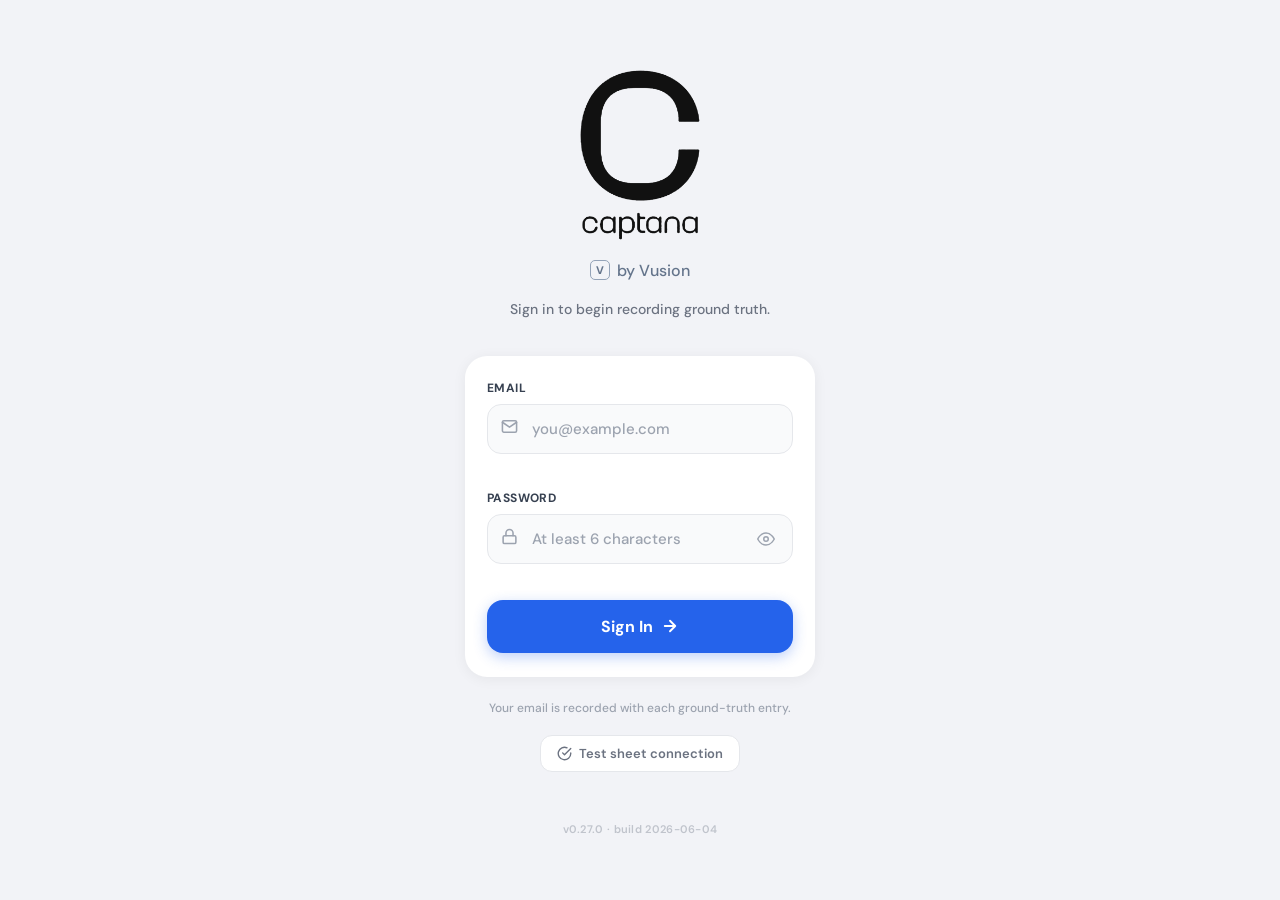
<file: index.html>
<!DOCTYPE html>
<html lang="en">
<head>
    <meta charset="UTF-8">
    <meta name="viewport" content="width=device-width, initial-scale=1.0, maximum-scale=1.0, user-scalable=no, viewport-fit=cover">
    <link rel="manifest" href="manifest.json">
    <meta name="theme-color" content="#2563EB">
    <meta name="application-name" content="Captana Ground Truth">
    <meta name="apple-mobile-web-app-capable" content="yes">
    <meta name="apple-mobile-web-app-status-bar-style" content="default">
    <meta name="apple-mobile-web-app-title" content="Captana GT">
    <link rel="apple-touch-icon" href="icons/icon-180.png">
    <link rel="icon" type="image/png" sizes="192x192" href="icons/icon-192.png">
    <title>Captana — Sign In</title>
    <link href="https://fonts.googleapis.com/css2?family=DM+Sans:wght@400;500;600;700;800&display=swap" rel="stylesheet">
    <style>
        * { box-sizing: border-box; margin: 0; padding: 0; -webkit-tap-highlight-color: transparent; }
        body { font-family: 'DM Sans', sans-serif; background: #F2F3F7; min-height: 100vh; display: flex; flex-direction: column; align-items: center; color: #111827; }
        .shell { width: 100%; max-width: 390px; min-height: 100vh; background: #F2F3F7; display: flex; flex-direction: column; padding: 0 20px; }

        .brand-area { padding-top: 64px; text-align: center; animation: fadeUp .4s ease both; }
        .logo-wrap { margin: 0 auto; }
        .logo-img { width: 132px; height: auto; display: block; margin: 0 auto; }
        .brand-byline { display: inline-flex; align-items: center; gap: 7px; margin-top: 14px; }
        .byline-mark { width: 20px; height: 20px; border: 1.5px solid #94A3B8; border-radius: 5px; display: flex; align-items: center; justify-content: center; font-size: 11px; font-weight: 800; color: #64748B; line-height: 1; }
        .byline-text { font-size: 16px; font-weight: 500; color: #64748B; }
        .brand-sub { font-size: 14px; color: #6B7280; font-weight: 500; margin-top: 18px; line-height: 1.5; }

        .card { margin-top: 36px; background: #fff; border-radius: 22px; padding: 24px 22px; box-shadow: 0 2px 14px rgba(0,0,0,0.06); animation: fadeUp .4s .08s ease both; opacity: 0; }
        .field { margin-bottom: 16px; }
        .field-label { font-size: 12px; font-weight: 700; color: #374151; margin-bottom: 8px; text-transform: uppercase; letter-spacing: .4px; }
        .input-wrap { position: relative; }
        .input-icon { position: absolute; left: 14px; top: 50%; transform: translateY(-50%); pointer-events: none; }
        .input-icon svg { width: 17px; height: 17px; color: #9CA3AF; }
        .text-input { width: 100%; padding: 14px 16px 14px 44px; background: #F9FAFB; border: 1.5px solid #E5E7EB; border-radius: 14px; font-family: 'DM Sans', sans-serif; font-size: 15px; font-weight: 500; color: #111827; outline: none; transition: border-color .2s, background .2s; }
        .text-input:focus { border-color: #2563EB; background: #fff; }
        .text-input::placeholder { color: #9CA3AF; }
        .text-input.error { border-color: #EF4444; background: #FEF2F2; }
        .field-error { font-size: 12px; font-weight: 600; color: #EF4444; margin-top: 6px; min-height: 14px; }

        .pw-toggle { position: absolute; right: 12px; top: 50%; transform: translateY(-50%); background: none; border: none; cursor: pointer; padding: 6px; color: #9CA3AF; }
        .pw-toggle svg { width: 18px; height: 18px; display: block; }

        .btn-primary { width: 100%; margin-top: 6px; padding: 16px; background: #2563EB; color: #fff; border: none; border-radius: 16px; font-family: 'DM Sans', sans-serif; font-size: 16px; font-weight: 700; cursor: pointer; display: flex; align-items: center; justify-content: center; gap: 8px; box-shadow: 0 4px 14px rgba(37,99,235,0.3); transition: transform .15s; }
        .btn-primary:active { transform: scale(.975); }
        .btn-primary svg { width: 18px; height: 18px; }

        .footnote { text-align: center; font-size: 12px; color: #9CA3AF; font-weight: 500; margin-top: 22px; line-height: 1.5; }

        .test-area { text-align: center; margin-top: 18px; }
        .btn-test { display: inline-flex; align-items: center; gap: 7px; padding: 9px 16px; background: #fff; border: 1.5px solid #E5E7EB; border-radius: 12px; font-family: 'DM Sans', sans-serif; font-size: 13px; font-weight: 600; color: #6B7280; cursor: pointer; transition: transform .15s, border-color .15s; }
        .btn-test:active { transform: scale(.97); }
        .btn-test.busy { pointer-events: none; opacity: .7; }
        .btn-test svg { width: 15px; height: 15px; }
        .test-result { font-size: 12px; font-weight: 600; margin-top: 10px; min-height: 16px; line-height: 1.5; padding: 0 20px; }
        .test-result.ok { color: #16A34A; }
        .test-result.warn { color: #B45309; }
        .version-stamp { text-align: center; font-size: 11px; font-weight: 600; color: #C0C4CC; margin-top: 24px; padding-bottom: 20px; letter-spacing: .3px; }
        @keyframes spin { to { transform: rotate(360deg); } }

        @keyframes fadeUp { from { opacity:0; transform:translateY(14px); } to { opacity:1; transform:translateY(0); } }
    </style>
</head>
<body>
<div id="errBanner" style="display:none; background:#FEF2F2; color:#B91C1C; font-family:'DM Sans',sans-serif; font-size:12px; font-weight:600; padding:10px 14px; text-align:center; line-height:1.4; border-bottom:1px solid #FECACA;"></div>
<div class="shell">
    <div class="brand-area">
        <div class="logo-wrap">
            <img class="logo-img" src="img/captana-logo.png" alt="Captana by Vusion">
        </div>
        <div class="brand-byline">
            <span class="byline-mark">V</span>
            <span class="byline-text">by Vusion</span>
        </div>
        <div class="brand-sub">Sign in to begin recording ground truth.</div>
    </div>

    <div class="card">
        <div class="field">
            <div class="field-label">Email</div>
            <div class="input-wrap">
                <div class="input-icon"><svg viewBox="0 0 24 24" fill="none" stroke="currentColor" stroke-width="2.2" stroke-linecap="round" stroke-linejoin="round"><path d="M4 4h16a2 2 0 0 1 2 2v12a2 2 0 0 1-2 2H4a2 2 0 0 1-2-2V6a2 2 0 0 1 2-2z"/><polyline points="22,6 12,13 2,6"/></svg></div>
                <input class="text-input" id="emailInput" type="email" inputmode="email" placeholder="you@example.com" autocomplete="email" autocapitalize="off" spellcheck="false">
            </div>
            <div class="field-error" id="emailError"></div>
        </div>

        <div class="field">
            <div class="field-label">Password</div>
            <div class="input-wrap">
                <div class="input-icon"><svg viewBox="0 0 24 24" fill="none" stroke="currentColor" stroke-width="2.2" stroke-linecap="round" stroke-linejoin="round"><rect x="3" y="11" width="18" height="11" rx="2"/><path d="M7 11V7a5 5 0 0 1 10 0v4"/></svg></div>
                <input class="text-input" id="pwInput" type="password" placeholder="At least 6 characters" autocomplete="current-password" style="padding-right:44px;">
                <button class="pw-toggle" id="pwToggle" type="button" aria-label="Show password">
                    <svg viewBox="0 0 24 24" fill="none" stroke="currentColor" stroke-width="2" stroke-linecap="round" stroke-linejoin="round"><path d="M1 12s4-8 11-8 11 8 11 8-4 8-11 8-11-8-11-8z"/><circle cx="12" cy="12" r="3"/></svg>
                </button>
            </div>
            <div class="field-error" id="pwError"></div>
        </div>

        <button class="btn-primary" id="signInBtn" onclick="signIn()">
            Sign In
            <svg viewBox="0 0 24 24" fill="none" stroke="currentColor" stroke-width="2.5" stroke-linecap="round" stroke-linejoin="round"><path d="M5 12h14M12 5l7 7-7 7"/></svg>
        </button>
    </div>

    <div class="footnote">Your email is recorded with each ground-truth entry.</div>

    <div class="test-area">
        <button class="btn-test" id="testBtn" onclick="testConnection()">
            <svg viewBox="0 0 24 24" fill="none" stroke="currentColor" stroke-width="2.2" stroke-linecap="round" stroke-linejoin="round"><path d="M22 11.08V12a10 10 0 1 1-5.93-9.14"/><polyline points="22 4 12 14.01 9 11.01"/></svg>
            Test sheet connection
        </button>
        <div class="test-result" id="testResult"></div>
    </div>

    <div class="version-stamp">v0.27.0 · build 2026-06-04</div>
</div>

<script src="app.js"></script>
<script>
    // Visible error catcher — surfaces any JS error that would otherwise fail silently.
    window.addEventListener('error', function (ev) {
        var b = document.getElementById('errBanner');
        if (b) { b.style.display = 'block'; b.textContent = 'JS error: ' + (ev.message || 'unknown') + (ev.filename ? ' (' + ev.filename.split('/').pop() + ':' + ev.lineno + ')' : ''); }
    });
    // Confirm app.js actually loaded by checking for a known export.
    window.addEventListener('load', function () {
        var b = document.getElementById('errBanner');
        if (typeof saveRecord === 'undefined' || typeof GOOGLE_SHEET_ENDPOINT === 'undefined') {
            if (b) { b.style.display = 'block'; b.textContent = 'app.js did not load (try a hard refresh — old cache).'; }
        } else if (!GOOGLE_SHEET_ENDPOINT) {
            if (b) { b.style.display = 'block'; b.textContent = 'app.js loaded but endpoint is empty (old cached app.js — hard refresh).'; }
        }
    });
</script>
<script>
    const EMAIL_REGEX = /^[^\s@]+@[^\s@]+\.[^\s@]+$/;

    const emailInput = document.getElementById('emailInput');
    const pwInput = document.getElementById('pwInput');
    const emailError = document.getElementById('emailError');
    const pwError = document.getElementById('pwError');

    // Pre-fill if returning
    emailInput.value = Session.get('email');

    document.getElementById('pwToggle').addEventListener('click', () => {
        pwInput.type = pwInput.type === 'password' ? 'text' : 'password';
    });

    [emailInput, pwInput].forEach(el => {
        el.addEventListener('input', () => { el.classList.remove('error'); emailError.textContent = ''; pwError.textContent = ''; });
        el.addEventListener('keydown', e => { if (e.key === 'Enter') signIn(); });
    });

    function signIn() {
        const email = emailInput.value.trim();
        const pw = pwInput.value;
        let valid = true;

        if (!EMAIL_REGEX.test(email)) {
            emailInput.classList.add('error');
            emailError.textContent = 'Enter a valid email address.';
            valid = false;
        }
        if (pw.length < 6) {
            pwInput.classList.add('error');
            pwError.textContent = 'Password must be at least 6 characters.';
            valid = false;
        }
        if (!valid) return;

        // No user database — we only record the email as metadata.
        Session.set('email', email);
        window.location.href = 'store_type.html';
    }

    async function testConnection() {
        const btn = document.getElementById('testBtn');
        const result = document.getElementById('testResult');
        result.className = 'test-result';
        result.textContent = '';

        if (!GOOGLE_SHEET_ENDPOINT) {
            result.className = 'test-result warn';
            result.textContent = 'No sheet endpoint set in app.js yet.';
            return;
        }

        const original = btn.innerHTML;
        btn.classList.add('busy');
        btn.innerHTML = '<svg viewBox="0 0 24 24" fill="none" stroke="currentColor" stroke-width="2.2" stroke-linecap="round" stroke-linejoin="round" style="animation:spin 1s linear infinite"><path d="M21 12a9 9 0 1 1-6.219-8.56"/></svg> Sending test row…';

        const testRecord = {
            timestamp: new Date().toISOString(),
            email: 'connection-test@captana',
            storeType: 'TEST',
            storeAddress: 'TEST ROW — safe to delete',
            cameraBarcode: 'TEST',
            outOfShelfBarcode: 'TEST',
            rootCause: 'Connection test',
        };

        try {
            const res = await saveRecord(testRecord);
            result.className = 'test-result ok';
            result.innerHTML = 'Test request fired (queued: ' + res.queued + '). Now check the GroundTruth tab for a row marked “TEST”. If it’s there, you’re wired up. If not, the endpoint URL or “Anyone” access is the issue.';
        } catch (e) {
            result.className = 'test-result warn';
            result.textContent = 'Error: ' + (e && e.message ? e.message : String(e));
        } finally {
            btn.classList.remove('busy');
            btn.innerHTML = original;
        }
    }</script>
</body>
</html>
</file>
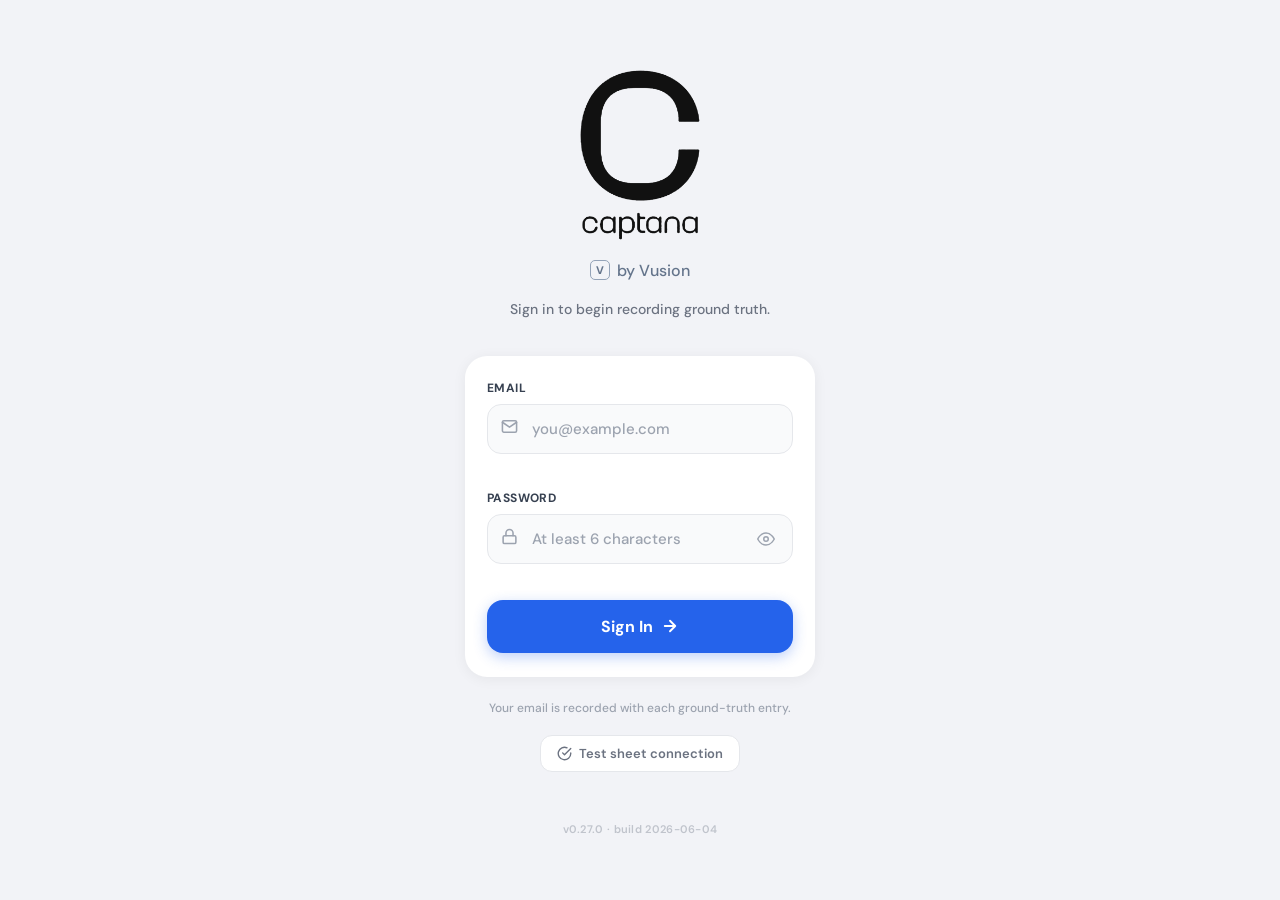
<file: category.html>
<!DOCTYPE html>
<html lang="en">
<head>
    <meta charset="UTF-8">
    <meta name="viewport" content="width=device-width, initial-scale=1.0, maximum-scale=1.0, user-scalable=no, viewport-fit=cover">
    <link rel="manifest" href="manifest.json">
    <meta name="theme-color" content="#2563EB">
    <meta name="apple-mobile-web-app-capable" content="yes">
    <link rel="apple-touch-icon" href="icons/icon-180.png">
    <title>Captana — Select Category</title>
    <link href="https://fonts.googleapis.com/css2?family=DM+Sans:wght@400;500;600;700;800&display=swap" rel="stylesheet">
    <style>
        * { box-sizing: border-box; margin: 0; padding: 0; -webkit-tap-highlight-color: transparent; }
        body { font-family: 'DM Sans', sans-serif; background: #F2F3F7; min-height: 100vh; display: flex; flex-direction: column; align-items: center; color: #111827; }
        .shell { width: 100%; max-width: 390px; min-height: 100vh; background: #F2F3F7; display: flex; flex-direction: column; padding: 0 20px 110px; }

        .top-bar { display: flex; justify-content: space-between; align-items: center; gap: 10px; padding: 16px 0 8px; position: relative; }
        .back-btn { width: 38px; height: 38px; background: #fff; border-radius: 50%; display: flex; align-items: center; justify-content: center; box-shadow: 0 1px 4px rgba(0,0,0,0.08); border: none; cursor: pointer; text-decoration: none; }
        .back-btn svg { width: 18px; height: 18px; color: #111827; }
        .home-btn { position: absolute; left: 50%; transform: translateX(-50%); width: 40px; height: 40px; background: #fff; border-radius: 50%; display: flex; align-items: center; justify-content: center; box-shadow: 0 1px 4px rgba(0,0,0,0.08); border: none; cursor: pointer; text-decoration: none; }
        .home-btn svg { width: 19px; height: 19px; color: #111827; }
        .avatar { width: 40px; height: 40px; background: #2563EB; border-radius: 50%; display: flex; align-items: center; justify-content: center; color: #fff; font-size: 14px; font-weight: 700; }

        .hero { padding: 12px 4px 0; margin-bottom: 18px; animation: fadeUp .4s ease both; }
        .eyebrow { font-size: 11px; font-weight: 700; color: #2563EB; text-transform: uppercase; letter-spacing: .5px; margin-bottom: 4px; }
        .hero-title { font-size: 26px; font-weight: 800; color: #111827; line-height: 1.15; }
        .hero-sub { font-size: 14px; color: #6B7280; font-weight: 500; margin-top: 6px; line-height: 1.5; }

        .field-label { font-size: 12px; font-weight: 800; color: #6B7280; text-transform: uppercase; letter-spacing: .5px; margin: 4px 4px 10px; }
        .interval-row { display: grid; grid-template-columns: 1fr 1fr 1fr; gap: 10px; margin-bottom: 22px; }
        .interval-card { background: #fff; border: 1.5px solid #DBE4FF; border-radius: 14px; padding: 16px 8px; cursor: pointer; box-shadow: 0 3px 10px rgba(17,24,39,0.10); transition: transform .12s, border-color .16s, box-shadow .16s; text-align: center; font-size: 16px; font-weight: 700; color: #111827; }
        .interval-card:active { transform: scale(.96); }
        .interval-card.selected { border-color: #2563EB; border-width: 2px; box-shadow: 0 5px 16px rgba(37,99,235,0.22); color: #2563EB; }

        .cat-grid { display: grid; grid-template-columns: 1fr 1fr; gap: 12px; }
        .cat-card { display: flex; align-items: center; gap: 10px; background: #fff; border: 1.5px solid #DBE4FF; border-radius: 16px; padding: 18px 16px; cursor: pointer; box-shadow: 0 3px 10px rgba(17,24,39,0.10); transition: transform .12s, border-color .16s, box-shadow .16s; animation: fadeUp .35s ease both; text-align: left; min-height: 64px; }
        .cat-card:active { transform: scale(.97); }
        .cat-card.selected { border-color: #2563EB; border-width: 2px; box-shadow: 0 5px 16px rgba(37,99,235,0.22); }
        .cat-name { font-size: 16px; font-weight: 700; color: #111827; line-height: 1.25; }
        .cat-card.selected .cat-name { color: #2563EB; }

        .bottom-bar { position: fixed; bottom: 0; left: 50%; transform: translateX(-50%); width: 100%; max-width: 390px; background: #fff; padding: 14px 20px calc(14px + env(safe-area-inset-bottom)); box-shadow: 0 -4px 20px rgba(0,0,0,0.08); border-top: 1px solid #F3F4F6; }
        .btn-continue { width: 100%; padding: 16px; background: #2563EB; color: #fff; border: none; border-radius: 16px; font-family: 'DM Sans', sans-serif; font-size: 16px; font-weight: 700; cursor: pointer; display: flex; align-items: center; justify-content: center; gap: 8px; box-shadow: 0 4px 14px rgba(37,99,235,0.3); transition: transform .15s, opacity .15s; }
        .btn-continue:active { transform: scale(.975); }
        .btn-continue.disabled { opacity: .45; pointer-events: none; }
        .btn-continue svg { width: 18px; height: 18px; }

        @keyframes fadeUp { from { opacity:0; transform:translateY(12px); } to { opacity:1; transform:translateY(0); } }
    </style>
</head>
<body>
<div class="shell">
    <div class="top-bar">
        <a href="flow_picker.html" class="back-btn"><svg viewBox="0 0 24 24" fill="none" stroke="currentColor" stroke-width="2.5" stroke-linecap="round" stroke-linejoin="round"><path d="M15 18l-6-6 6-6"/></svg></a>
        <a href="flow_picker.html" class="home-btn" aria-label="Home"><svg viewBox="0 0 24 24" fill="none" stroke="currentColor" stroke-width="2.2" stroke-linecap="round" stroke-linejoin="round"><path d="M3 9.5L12 3l9 6.5"/><path d="M5 10v10a1 1 0 0 0 1 1h12a1 1 0 0 0 1-1V10"/><path d="M9 21v-6h6v6"/></svg></a>
        <div class="avatar" id="avatarEl">GT</div>
    </div>

    <div class="hero">
        <div class="eyebrow">Step 1 — Session Setup</div>
        <div class="hero-title">Set Up This Session</div>
        <div class="hero-sub">Pick the deployment interval and product category. Both apply to every scan until you change them.</div>
    </div>

    <div class="field-label">Deployment Interval</div>
    <div class="interval-row" id="intervalRow"></div>

    <div class="field-label">Product Category</div>
    <div class="cat-grid" id="catGrid"></div>
</div>

<div class="bottom-bar">
    <button class="btn-continue disabled" id="continueBtn" onclick="proceed()">
        Continue
        <svg viewBox="0 0 24 24" fill="none" stroke="currentColor" stroke-width="2.5" stroke-linecap="round" stroke-linejoin="round"><path d="M9 18l6-6-6-6"/></svg>
    </button>
</div>

<script src="app.js"></script>
<script>
    Session.requireLogin();
    try { document.getElementById('avatarEl').textContent = Session.initials(); } catch (e) {}

    let selected = Session.get('category') || null;
    let interval = Session.get('deploymentInterval') || null;

    function render() {
        const ir = document.getElementById('intervalRow');
        ir.innerHTML = DEPLOYMENT_INTERVALS.map(iv =>
            `<button class="interval-card${interval === iv ? ' selected' : ''}" onclick="pickInterval('${iv}')">${iv}</button>`
        ).join('');

        const grid = document.getElementById('catGrid');
        grid.innerHTML = PRODUCT_CATEGORIES.map(cat =>
            `<button class="cat-card${selected === cat ? ' selected' : ''}" onclick="pick('${cat.replace(/'/g, "\\'")}')">
                <span class="cat-name">${cat}</span>
            </button>`
        ).join('');

        // Require BOTH selections before enabling Continue.
        const btn = document.getElementById('continueBtn');
        if (selected && interval) btn.classList.remove('disabled');
        else btn.classList.add('disabled');
    }

    function pick(cat) { selected = cat; render(); }
    function pickInterval(iv) { interval = iv; render(); }

    function proceed() {
        if (!selected || !interval) return;
        Session.set('category', selected);
        Session.set('deploymentInterval', interval);
        window.location.href = 'scan_camera.html';
    }

    render();
</script>
</body>
</html>
</file>
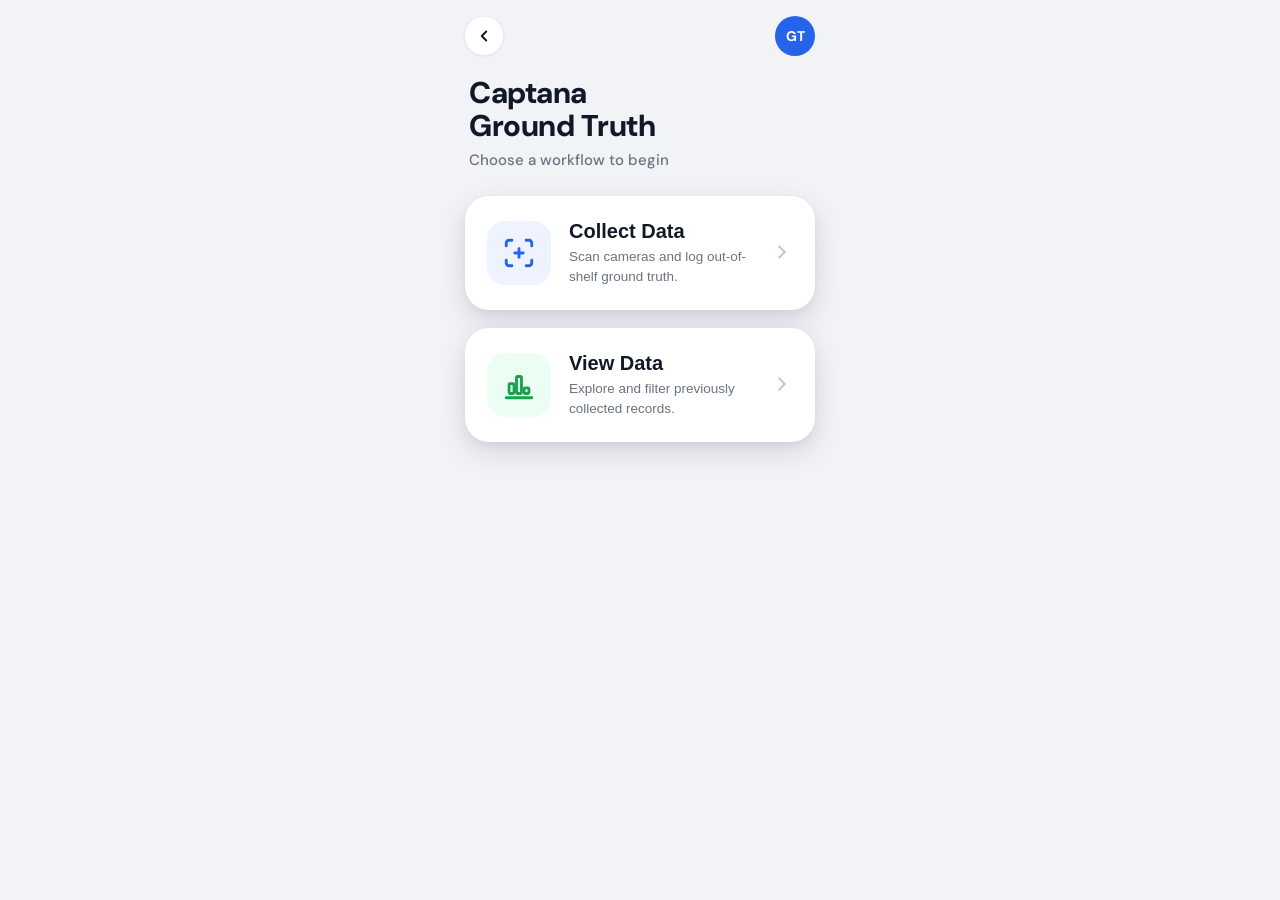
<file: flow_picker.html>
<!DOCTYPE html>
<html lang="en">
<head>
    <meta charset="UTF-8">
    <meta name="viewport" content="width=device-width, initial-scale=1.0, maximum-scale=1.0, user-scalable=no, viewport-fit=cover">
    <link rel="manifest" href="manifest.json">
    <meta name="theme-color" content="#2563EB">
    <meta name="apple-mobile-web-app-capable" content="yes">
    <link rel="apple-touch-icon" href="icons/icon-180.png">
    <title>Captana — Choose Workflow</title>
    <link href="https://fonts.googleapis.com/css2?family=DM+Sans:wght@400;500;600;700;800&display=swap" rel="stylesheet">
    <style>
        * { box-sizing: border-box; margin: 0; padding: 0; -webkit-tap-highlight-color: transparent; }
        body { font-family: 'DM Sans', sans-serif; background: #F2F3F7; min-height: 100vh; display: flex; flex-direction: column; align-items: center; color: #111827; }
        .shell { width: 100%; max-width: 390px; min-height: 100vh; background: #F2F3F7; display: flex; flex-direction: column; padding: 0 20px 28px; }

        .top-bar { display: flex; justify-content: space-between; align-items: center; gap: 10px; padding: 16px 0 8px; }
        .back-btn { width: 38px; height: 38px; background: #fff; border-radius: 50%; display: flex; align-items: center; justify-content: center; box-shadow: 0 1px 4px rgba(0,0,0,0.08); border: none; cursor: pointer; text-decoration: none; }
        .back-btn svg { width: 18px; height: 18px; color: #111827; }
        .avatar { width: 40px; height: 40px; background: #2563EB; border-radius: 50%; display: flex; align-items: center; justify-content: center; color: #fff; font-size: 14px; font-weight: 700; }

        .hero { padding: 12px 4px 0; margin-bottom: 26px; animation: fadeUp .4s ease both; }
        .hero-title { font-size: 30px; font-weight: 800; color: #111827; line-height: 1.1; letter-spacing: -0.5px; }
        .hero-sub { font-size: 15px; color: #6B7280; font-weight: 500; margin-top: 8px; }

        .cards { display: flex; flex-direction: column; gap: 18px; }
        .flow-card { display: flex; align-items: center; gap: 18px; background: #fff; border: none; border-radius: 24px; padding: 24px 22px; cursor: pointer; text-align: left; width: 100%;
            box-shadow: 0 10px 30px rgba(17,24,39,0.12), 0 4px 10px rgba(17,24,39,0.06);
            transition: transform .16s ease, box-shadow .16s ease; animation: fadeUp .45s ease both; }
        .flow-card:active { transform: translateY(2px) scale(.99); box-shadow: 0 4px 14px rgba(17,24,39,0.12); }
        .flow-card:nth-child(1) { animation-delay: .05s; }
        .flow-card:nth-child(2) { animation-delay: .12s; }

        .flow-icon { width: 64px; height: 64px; border-radius: 18px; display: flex; align-items: center; justify-content: center; flex-shrink: 0; }
        .flow-icon svg { width: 34px; height: 34px; }
        .flow-icon.collect { background: #EFF3FF; }
        .flow-icon.collect svg { color: #2563EB; }
        .flow-icon.view { background: #ECFDF3; }
        .flow-icon.view svg { color: #16A34A; }

        .flow-text { flex: 1; }
        .flow-name { font-size: 20px; font-weight: 800; color: #111827; line-height: 1.15; }
        .flow-desc { font-size: 13.5px; font-weight: 500; color: #6B7280; margin-top: 4px; line-height: 1.45; }
        .flow-chev { color: #C5CAD3; flex-shrink: 0; }
        .flow-chev svg { width: 22px; height: 22px; }

        .note { margin-top: 28px; font-size: 12px; color: #9CA3AF; text-align: center; font-weight: 500; }

        @keyframes fadeUp { from { opacity:0; transform:translateY(14px); } to { opacity:1; transform:translateY(0); } }
    </style>
</head>
<body>
<div class="shell">
    <div class="top-bar">
        <a href="store_select.html" class="back-btn"><svg viewBox="0 0 24 24" fill="none" stroke="currentColor" stroke-width="2.5" stroke-linecap="round" stroke-linejoin="round"><path d="M15 18l-6-6 6-6"/></svg></a>
        <div class="avatar" id="avatarEl">GT</div>
    </div>

    <div class="hero">
        <div class="hero-title">Captana<br>Ground Truth</div>
        <div class="hero-sub">Choose a workflow to begin</div>
    </div>

    <div class="cards">
        <button class="flow-card" onclick="goCollect()">
            <div class="flow-icon collect">
                <!-- viewfinder + plus: capturing new data -->
                <svg viewBox="0 0 24 24" fill="none" stroke="currentColor" stroke-width="2" stroke-linecap="round" stroke-linejoin="round">
                    <path d="M3 7V5a2 2 0 0 1 2-2h2"/><path d="M17 3h2a2 2 0 0 1 2 2v2"/>
                    <path d="M21 17v2a2 2 0 0 1-2 2h-2"/><path d="M7 21H5a2 2 0 0 1-2-2v-2"/>
                    <line x1="12" y1="9" x2="12" y2="15"/><line x1="9" y1="12" x2="15" y2="12"/>
                </svg>
            </div>
            <div class="flow-text">
                <div class="flow-name">Collect Data</div>
                <div class="flow-desc">Scan cameras and log out-of-shelf ground truth.</div>
            </div>
            <div class="flow-chev"><svg viewBox="0 0 24 24" fill="none" stroke="currentColor" stroke-width="2.5" stroke-linecap="round" stroke-linejoin="round"><path d="M9 18l6-6-6-6"/></svg></div>
        </button>

        <button class="flow-card" onclick="goView()">
            <div class="flow-icon view">
                <!-- bar chart: analyzing collected data -->
                <svg viewBox="0 0 24 24" fill="none" stroke="currentColor" stroke-width="2" stroke-linecap="round" stroke-linejoin="round">
                    <line x1="3" y1="21" x2="21" y2="21"/>
                    <rect x="5" y="11" width="3.5" height="7" rx="1"/>
                    <rect x="10.25" y="6" width="3.5" height="12" rx="1"/>
                    <rect x="15.5" y="14" width="3.5" height="4" rx="1"/>
                </svg>
            </div>
            <div class="flow-text">
                <div class="flow-name">View Data</div>
                <div class="flow-desc">Explore and filter previously collected records.</div>
            </div>
            <div class="flow-chev"><svg viewBox="0 0 24 24" fill="none" stroke="currentColor" stroke-width="2.5" stroke-linecap="round" stroke-linejoin="round"><path d="M9 18l6-6-6-6"/></svg></div>
        </button>
    </div>
</div>

<script src="app.js"></script>
<script>
    try { document.getElementById('avatarEl').textContent = Session.initials(); } catch (e) {}
    function goCollect() { window.location.href = 'category.html'; }
    function goView() { window.location.href = 'view_data.html'; }
</script>
</body>
</html>
</file>
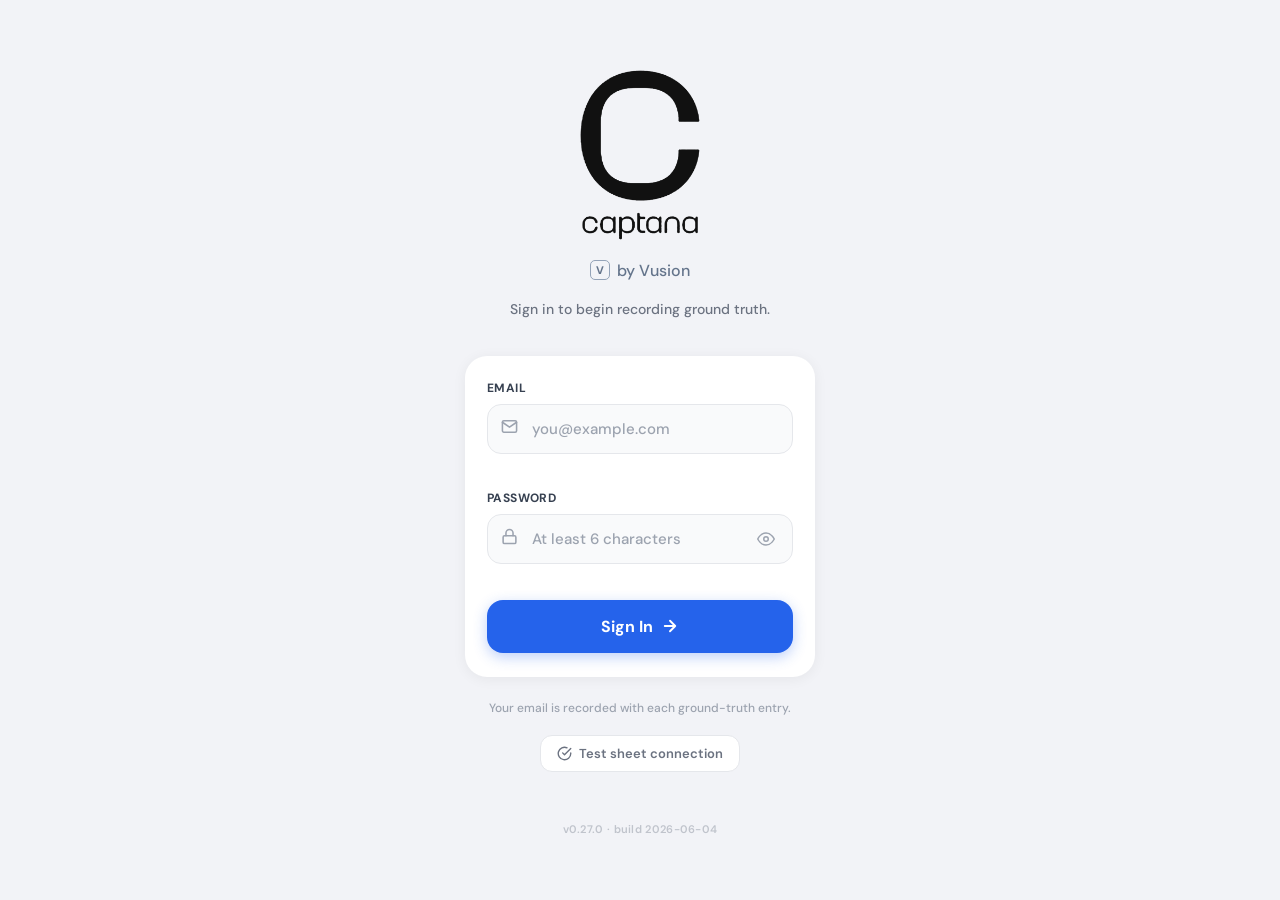
<file: store_select.html>
<!DOCTYPE html>
<html lang="en">
<head>
    <meta charset="UTF-8">
    <meta name="viewport" content="width=device-width, initial-scale=1.0, maximum-scale=1.0, user-scalable=no, viewport-fit=cover">
    <link rel="manifest" href="manifest.json">
    <meta name="theme-color" content="#2563EB">
    <meta name="apple-mobile-web-app-capable" content="yes">
    <link rel="apple-touch-icon" href="icons/icon-180.png">
    <title>Captana — Select Store</title>
    <link href="https://fonts.googleapis.com/css2?family=DM+Sans:wght@400;500;600;700;800&display=swap" rel="stylesheet">
    <style>
        * { box-sizing: border-box; margin: 0; padding: 0; -webkit-tap-highlight-color: transparent; }
        body { font-family: 'DM Sans', sans-serif; background: #F2F3F7; min-height: 100vh; display: flex; flex-direction: column; align-items: center; }
        .shell { width: 100%; max-width: 390px; min-height: 100vh; background: #F2F3F7; display: flex; flex-direction: column; padding-bottom: 100px; }

        .top-bar { display: flex; justify-content: space-between; align-items: center; padding: 16px 20px 8px; }
        .back-btn { width: 38px; height: 38px; background: #fff; border-radius: 50%; display: flex; align-items: center; justify-content: center; box-shadow: 0 1px 4px rgba(0,0,0,0.08); border: none; cursor: pointer; text-decoration: none; }
        .back-btn svg { width: 18px; height: 18px; color: #111827; }
        .avatar { width: 40px; height: 40px; background: #2563EB; border-radius: 50%; display: flex; align-items: center; justify-content: center; color: #fff; font-size: 14px; font-weight: 700; }

        .hero { padding: 24px 20px 0; animation: fadeUp .4s ease both; }
        .eyebrow { font-size: 11px; font-weight: 700; color: #2563EB; text-transform: uppercase; letter-spacing: .5px; margin-bottom: 6px; }
        .hero-title { font-size: 26px; font-weight: 800; color: #111827; line-height: 1.15; }
        .hero-sub { font-size: 14px; color: #6B7280; font-weight: 500; margin-top: 6px; line-height: 1.5; }

        .search-card { margin: 24px 20px 0; background: #fff; border-radius: 20px; padding: 20px; box-shadow: 0 2px 12px rgba(0,0,0,0.06); animation: fadeUp .4s .08s ease both; opacity: 0; }
        .field-label { font-size: 12px; font-weight: 700; color: #374151; margin-bottom: 8px; text-transform: uppercase; letter-spacing: .4px; }
        .search-wrap { position: relative; margin-bottom: 14px; }
        .search-input { width: 100%; padding: 13px 16px 13px 42px; background: #F9FAFB; border: 1.5px solid #E5E7EB; border-radius: 14px; font-family: 'DM Sans', sans-serif; font-size: 15px; font-weight: 500; color: #111827; outline: none; transition: border-color .2s; }
        .search-input:focus { border-color: #2563EB; background: #fff; }
        .search-input::placeholder { color: #9CA3AF; }
        .search-icon { position: absolute; left: 14px; top: 50%; transform: translateY(-50%); pointer-events: none; }
        .search-icon svg { width: 16px; height: 16px; color: #9CA3AF; }

        .store-list { display: flex; flex-direction: column; gap: 8px; max-height: 380px; overflow-y: auto; }
        .store-list::-webkit-scrollbar { width: 0; }
        .store-row { display: flex; align-items: center; gap: 12px; padding: 13px 14px; background: #F9FAFB; border: 1.5px solid #E5E7EB; border-radius: 14px; cursor: pointer; transition: border-color .18s, background .18s; }
        .store-row:hover, .store-row.selected { background: #EFF6FF; border-color: #2563EB; }
        .store-icon { width: 36px; height: 36px; background: #fff; border-radius: 10px; display: flex; align-items: center; justify-content: center; box-shadow: 0 1px 4px rgba(0,0,0,0.08); flex-shrink: 0; }
        .store-icon svg { width: 18px; height: 18px; color: #6B7280; }
        .store-row.selected .store-icon svg { color: #2563EB; }
        .store-info { flex: 1; }
        .store-name { font-size: 14px; font-weight: 700; color: #111827; }
        .store-addr { font-size: 12px; color: #9CA3AF; font-weight: 500; margin-top: 1px; line-height: 1.4; }
        .store-check { width: 20px; height: 20px; border-radius: 50%; border: 2px solid #E5E7EB; display: flex; align-items: center; justify-content: center; flex-shrink: 0; transition: background .18s, border-color .18s; }
        .store-row.selected .store-check { background: #2563EB; border-color: #2563EB; }
        .store-check svg { width: 11px; height: 11px; color: #fff; opacity: 0; transition: opacity .15s; }
        .store-row.selected .store-check svg { opacity: 1; }

        .empty-note { text-align: center; padding: 24px 10px; color: #9CA3AF; font-size: 13px; font-weight: 600; line-height: 1.5; }

        .bottom-bar { position: fixed; bottom: 0; left: 50%; transform: translateX(-50%); width: 100%; max-width: 390px; background: #fff; padding: 14px 20px; box-shadow: 0 -4px 20px rgba(0,0,0,0.07); border-top: 1px solid #F3F4F6; }
        .btn-primary { width: 100%; padding: 16px; background: #2563EB; color: #fff; border: none; border-radius: 16px; font-family: 'DM Sans', sans-serif; font-size: 16px; font-weight: 700; cursor: pointer; display: flex; align-items: center; justify-content: center; gap: 8px; box-shadow: 0 4px 14px rgba(37,99,235,0.3); transition: transform .15s, opacity .15s; }
        .btn-primary:active { transform: scale(.975); }
        .btn-primary.disabled { opacity: .45; pointer-events: none; }
        .btn-primary svg { width: 18px; height: 18px; }

        @keyframes fadeUp { from { opacity:0; transform:translateY(14px); } to { opacity:1; transform:translateY(0); } }
    </style>
</head>
<body>
<div class="shell">
    <div class="top-bar">
        <a href="store_type.html" class="back-btn"><svg viewBox="0 0 24 24" fill="none" stroke="currentColor" stroke-width="2.5" stroke-linecap="round" stroke-linejoin="round"><path d="M15 18l-6-6 6-6"/></svg></a>
        <div class="avatar" id="avatarEl">GT</div>
    </div>

    <div class="hero">
        <div class="eyebrow" id="eyebrowEl">Step 2 of 2</div>
        <div class="hero-title">Select a Store</div>
        <div class="hero-sub">Choose your location to get started.</div>
    </div>

    <div class="search-card">
        <div class="field-label">Store</div>
        <div class="search-wrap">
            <div class="search-icon"><svg viewBox="0 0 24 24" fill="none" stroke="currentColor" stroke-width="2.5" stroke-linecap="round" stroke-linejoin="round"><circle cx="11" cy="11" r="8"/><path d="M21 21l-4.35-4.35"/></svg></div>
            <input class="search-input" id="searchInput" type="text" placeholder="Search store name or city…" oninput="filterStores(this.value)" autocomplete="off">
        </div>
        <div class="store-list" id="storeList"></div>
    </div>
</div>

<div class="bottom-bar">
    <button class="btn-primary disabled" id="ctaBtn" onclick="proceed()">
        Continue
        <svg viewBox="0 0 24 24" fill="none" stroke="currentColor" stroke-width="2.5" stroke-linecap="round" stroke-linejoin="round"><path d="M9 18l6-6-6-6"/></svg>
    </button>
</div>

<script src="app.js"></script>
<script>
    Session.requireLogin();
    document.getElementById('avatarEl').textContent = Session.initials();

    const storeType = Session.get('storeType');
    if (!storeType) { window.location.href = 'store_type.html'; }

    const typeName = Session.get('storeTypeName');
    document.getElementById('eyebrowEl').textContent = typeName + ' \u00b7 Step 2 of 2';

    const STORES = STORES_BY_TYPE[storeType] || [];
    let selectedId = Session.get('storeId') || null;

    const STORE_ICON = `<svg viewBox="0 0 24 24" fill="none" stroke="currentColor" stroke-width="2.5" stroke-linecap="round" stroke-linejoin="round"><path d="M3 9l9-7 9 7v11a2 2 0 0 1-2 2H5a2 2 0 0 1-2-2z"/><polyline points="9 22 9 12 15 12 15 22"/></svg>`;
    const CHECK_ICON = `<svg viewBox="0 0 24 24" fill="none" stroke="currentColor" stroke-width="2.5" stroke-linecap="round" stroke-linejoin="round"><polyline points="20 6 9 17 4 12"/></svg>`;

    function renderStores(list) {
        const el = document.getElementById('storeList');
        if (list.length === 0) {
            el.innerHTML = `<div class="empty-note">No stores available for ${typeName} yet.<br>Add locations in app.js.</div>`;
            return;
        }
        el.innerHTML = list.map(s => {
            const addrHtml = s.addr.split('\n').join('<br>');
            return `<div class="store-row${selectedId === s.id ? ' selected' : ''}" onclick="selectStore('${s.id}')">
                <div class="store-icon">${STORE_ICON}</div>
                <div class="store-info">
                    <div class="store-name">${s.name}</div>
                    <div class="store-addr">${addrHtml}</div>
                </div>
                <div class="store-check">${CHECK_ICON}</div>
            </div>`;
        }).join('');
    }

    function filterStores(q) {
        const query = q.toLowerCase();
        const filtered = STORES.filter(s =>
            s.name.toLowerCase().includes(query) || s.addr.toLowerCase().includes(query)
        );
        renderStores(filtered);
    }

    function selectStore(id) {
        selectedId = id;
        const store = STORES.find(s => s.id === id);
        Session.set('storeId', id);
        Session.set('storeName', store ? store.name : id);
        Session.set('storeAddr', store ? store.addr.replace(/\n/g, ', ') : '');
        document.getElementById('ctaBtn').classList.remove('disabled');
        filterStores(document.getElementById('searchInput').value);
    }

    function proceed() { window.location.href = 'flow_picker.html'; }

    renderStores(STORES);
    if (selectedId && STORES.find(s => s.id === selectedId)) {
        document.getElementById('ctaBtn').classList.remove('disabled');
    } else {
        selectedId = null;
    }
</script>
</body>
</html>
</file>
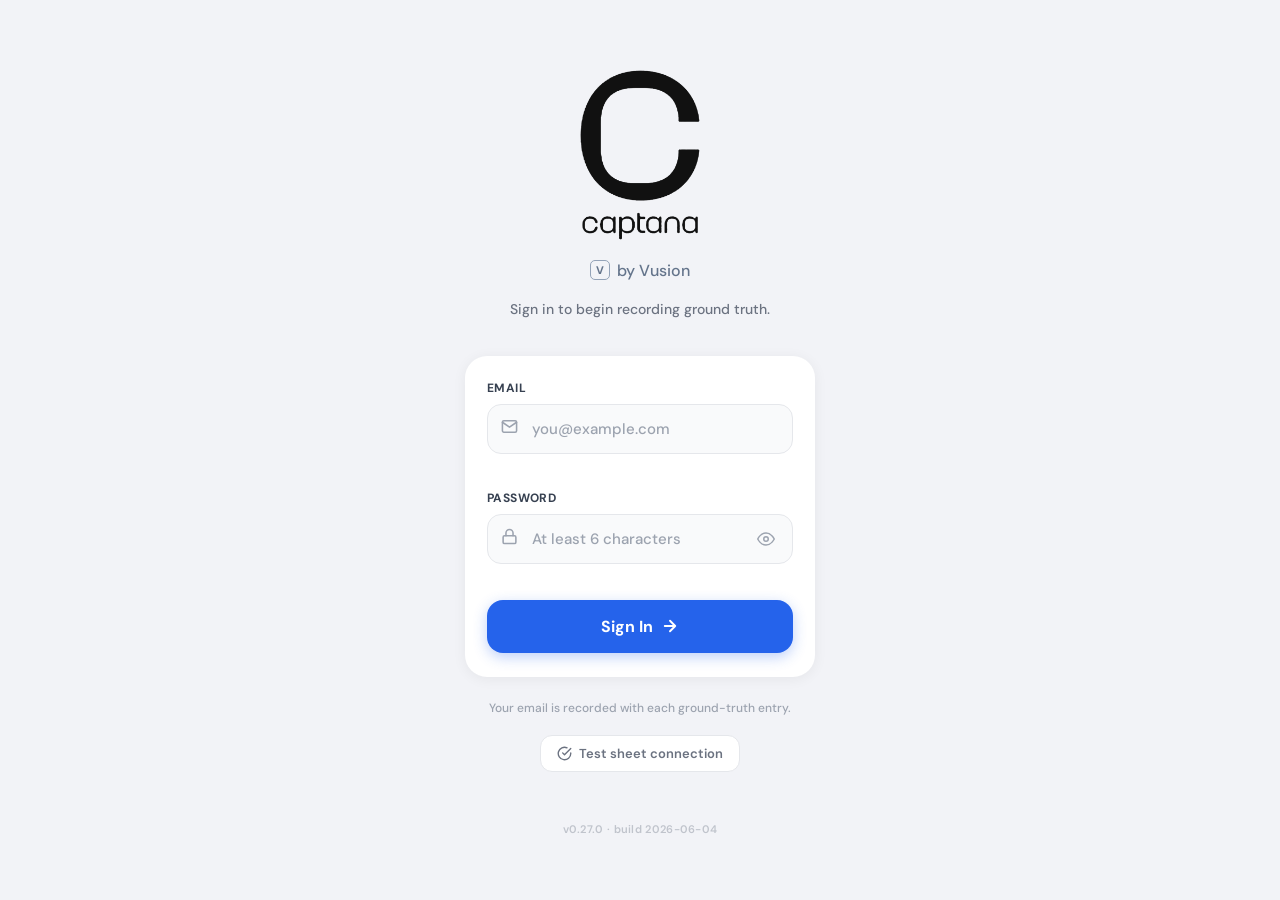
<file: store_type.html>
<!DOCTYPE html>
<html lang="en">
<head>
    <meta charset="UTF-8">
    <meta name="viewport" content="width=device-width, initial-scale=1.0, maximum-scale=1.0, user-scalable=no, viewport-fit=cover">
    <link rel="manifest" href="manifest.json">
    <meta name="theme-color" content="#2563EB">
    <meta name="apple-mobile-web-app-capable" content="yes">
    <link rel="apple-touch-icon" href="icons/icon-180.png">
    <title>Captana — Select Customer</title>
    <link href="https://fonts.googleapis.com/css2?family=DM+Sans:wght@400;500;600;700;800&display=swap" rel="stylesheet">
    <style>
        * { box-sizing: border-box; margin: 0; padding: 0; -webkit-tap-highlight-color: transparent; }
        body { font-family: 'DM Sans', sans-serif; background: #F2F3F7; min-height: 100vh; display: flex; flex-direction: column; align-items: center; color: #111827; }
        .shell { width: 100%; max-width: 390px; min-height: 100vh; background: #F2F3F7; display: flex; flex-direction: column; padding-bottom: 100px; }

        .top-bar { display: flex; justify-content: space-between; align-items: center; padding: 16px 20px 8px; }
        .back-btn { width: 38px; height: 38px; background: #fff; border-radius: 50%; display: flex; align-items: center; justify-content: center; box-shadow: 0 1px 4px rgba(0,0,0,0.08); border: none; cursor: pointer; text-decoration: none; }
        .back-btn svg { width: 18px; height: 18px; color: #111827; }
        .avatar { width: 40px; height: 40px; background: #2563EB; border-radius: 50%; display: flex; align-items: center; justify-content: center; color: #fff; font-size: 14px; font-weight: 700; }

        .hero { padding: 24px 20px 0; animation: fadeUp .4s ease both; }
        .eyebrow { font-size: 11px; font-weight: 700; color: #2563EB; text-transform: uppercase; letter-spacing: .5px; margin-bottom: 6px; }
        .hero-title { font-size: 26px; font-weight: 800; color: #111827; line-height: 1.15; }
        .hero-sub { font-size: 14px; color: #6B7280; font-weight: 500; margin-top: 6px; line-height: 1.5; }

        .type-list { padding: 24px 20px 0; display: flex; flex-direction: column; gap: 14px; }
        .type-card { display: flex; align-items: center; gap: 16px; padding: 20px; background: #fff; border: 2px solid #fff; border-radius: 20px; cursor: pointer; box-shadow: 0 2px 12px rgba(0,0,0,0.06); transition: border-color .18s, transform .12s; animation: fadeUp .4s ease both; opacity: 0; }
        .type-card:nth-child(1) { animation-delay: .06s; }
        .type-card:nth-child(2) { animation-delay: .12s; }
        .type-card:active { transform: scale(.985); }
        .type-card.selected { border-color: #2563EB; }
        .type-info { flex: 1; }
        .word-mark { display: block; font-size: 26px; font-weight: 800; letter-spacing: -0.5px; line-height: 1.1; }
        .type-meta { font-size: 13px; color: #9CA3AF; font-weight: 500; margin-top: 4px; }
        .type-check { width: 24px; height: 24px; border-radius: 50%; border: 2px solid #E5E7EB; display: flex; align-items: center; justify-content: center; flex-shrink: 0; transition: background .18s, border-color .18s; }
        .type-card.selected .type-check { background: #2563EB; border-color: #2563EB; }
        .type-check svg { width: 13px; height: 13px; color: #fff; opacity: 0; transition: opacity .15s; }
        .type-card.selected .type-check svg { opacity: 1; }

        .bottom-bar { position: fixed; bottom: 0; left: 50%; transform: translateX(-50%); width: 100%; max-width: 390px; background: #fff; padding: 14px 20px; box-shadow: 0 -4px 20px rgba(0,0,0,0.07); border-top: 1px solid #F3F4F6; }
        .btn-primary { width: 100%; padding: 16px; background: #2563EB; color: #fff; border: none; border-radius: 16px; font-family: 'DM Sans', sans-serif; font-size: 16px; font-weight: 700; cursor: pointer; display: flex; align-items: center; justify-content: center; gap: 8px; box-shadow: 0 4px 14px rgba(37,99,235,0.3); transition: transform .15s, opacity .15s; }
        .btn-primary:active { transform: scale(.975); }
        .btn-primary.disabled { opacity: .45; pointer-events: none; }
        .btn-primary svg { width: 18px; height: 18px; }

        @keyframes fadeUp { from { opacity:0; transform:translateY(14px); } to { opacity:1; transform:translateY(0); } }
    </style>
</head>
<body>
<div class="shell">
    <div class="top-bar">
        <a href="index.html" class="back-btn"><svg viewBox="0 0 24 24" fill="none" stroke="currentColor" stroke-width="2.5" stroke-linecap="round" stroke-linejoin="round"><path d="M15 18l-6-6 6-6"/></svg></a>
        <div class="avatar" id="avatarEl">GT</div>
    </div>

    <div class="hero">
        <div class="eyebrow">Step 1 of 2</div>
        <div class="hero-title">Select Customer</div>
        <div class="hero-sub">Which retailer are you recording today?</div>
    </div>

    <div class="type-list" id="typeList"></div>
</div>

<div class="bottom-bar">
    <button class="btn-primary disabled" id="ctaBtn" onclick="proceed()">
        Continue
        <svg viewBox="0 0 24 24" fill="none" stroke="currentColor" stroke-width="2.5" stroke-linecap="round" stroke-linejoin="round"><path d="M9 18l6-6-6-6"/></svg>
    </button>
</div>

<script src="app.js"></script>
<script>
    Session.requireLogin();
    document.getElementById('avatarEl').textContent = Session.initials();

    let selectedId = Session.get('storeType') || null;

    const CHECK = `<svg viewBox="0 0 24 24" fill="none" stroke="currentColor" stroke-width="3" stroke-linecap="round" stroke-linejoin="round"><polyline points="20 6 9 17 4 12"/></svg>`;

    function styledWord(t) {
        if (t.wordStyle === 'lidl') {
            // "Lidl" in blue, with the "i" recolored red
            const accent = t.accent || '#E60A14';
            const chars = t.name.split('').map(ch =>
                ch.toLowerCase() === 'i'
                    ? `<span style="color:${accent}">${ch}</span>`
                    : ch
            ).join('');
            return `<span class="word-mark" style="color:${t.color}">${chars}</span>`;
        }
        return `<span class="word-mark" style="color:${t.color}">${t.name}</span>`;
    }

    function render() {
        const el = document.getElementById('typeList');
        el.innerHTML = STORE_TYPES.map(t => {
            const count = (STORES_BY_TYPE[t.id] || []).length;
            const meta = count === 1 ? '1 store' : count + ' stores';
            return `<div class="type-card${selectedId === t.id ? ' selected' : ''}" onclick="selectType('${t.id}')">
                <div class="type-info">
                    ${styledWord(t)}
                    <div class="type-meta">${meta} available</div>
                </div>
                <div class="type-check">${CHECK}</div>
            </div>`;
        }).join('');
    }

    function selectType(id) {
        selectedId = id;
        const t = STORE_TYPES.find(x => x.id === id);
        Session.set('storeType', id);
        Session.set('storeTypeName', t ? t.name : id);
        document.getElementById('ctaBtn').classList.remove('disabled');
        render();
    }

    function proceed() { window.location.href = 'store_select.html'; }

    render();
    if (selectedId) document.getElementById('ctaBtn').classList.remove('disabled');
</script>
</body>
</html>
</file>
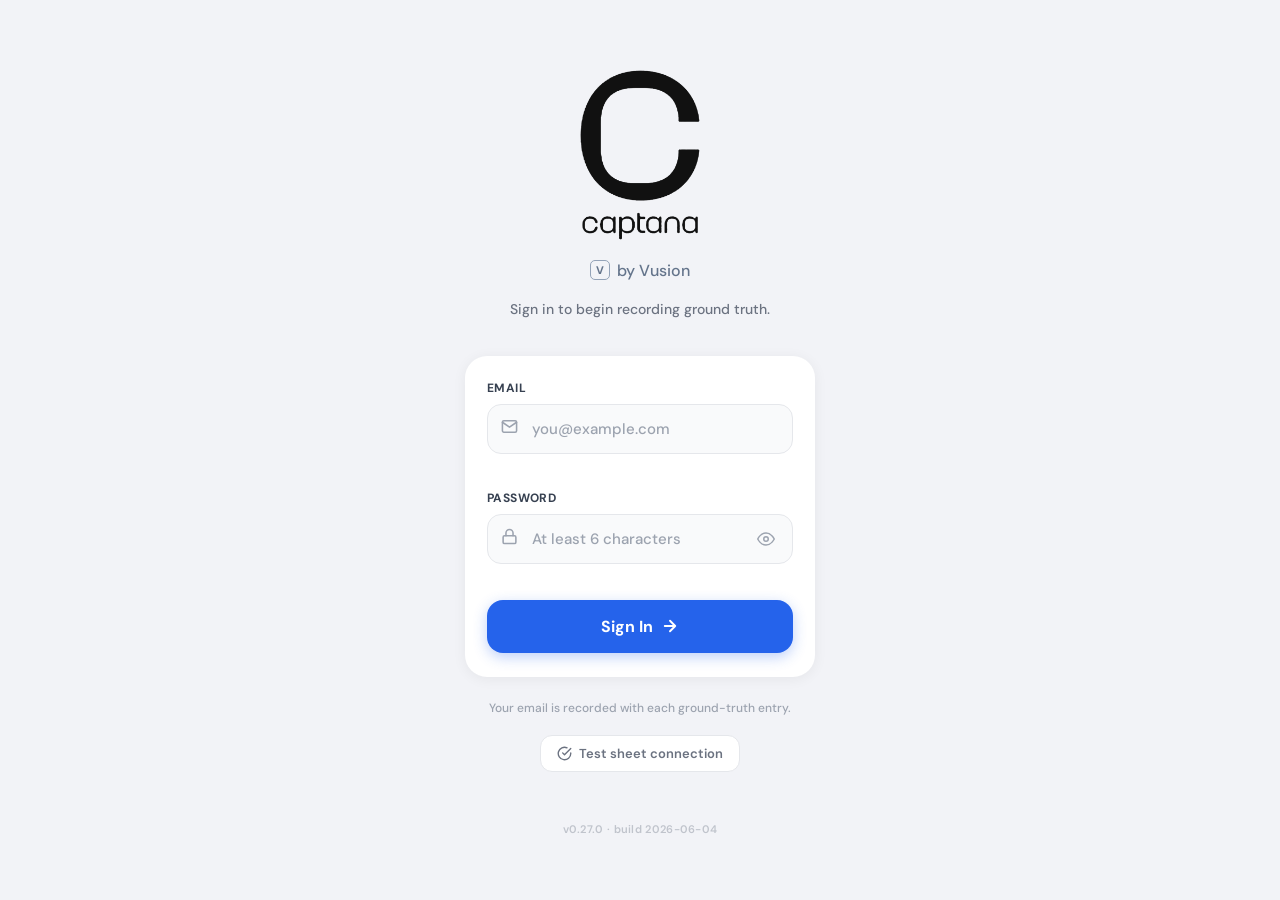
<file: view_data.html>
<!DOCTYPE html>
<html lang="en">
<head>
    <meta charset="UTF-8">
    <meta name="viewport" content="width=device-width, initial-scale=1.0, maximum-scale=1.0, user-scalable=no, viewport-fit=cover">
    <link rel="manifest" href="manifest.json">
    <meta name="theme-color" content="#2563EB">
    <meta name="apple-mobile-web-app-capable" content="yes">
    <link rel="apple-touch-icon" href="icons/icon-180.png">
    <title>Captana — View Data</title>
    <link href="https://fonts.googleapis.com/css2?family=DM+Sans:wght@400;500;600;700;800&display=swap" rel="stylesheet">
    <style>
        * { box-sizing: border-box; margin: 0; padding: 0; -webkit-tap-highlight-color: transparent; }
        body { font-family: 'DM Sans', sans-serif; background: #F2F3F7; min-height: 100vh; display: flex; flex-direction: column; align-items: center; color: #111827; }
        .shell { width: 100%; max-width: 390px; min-height: 100vh; background: #F2F3F7; display: flex; flex-direction: column; padding: 0 16px 40px; }

        .top-bar { display: flex; justify-content: space-between; align-items: center; gap: 10px; padding: 16px 4px 8px; position: relative; }
        .back-btn { width: 38px; height: 38px; background: #fff; border-radius: 50%; display: flex; align-items: center; justify-content: center; box-shadow: 0 1px 4px rgba(0,0,0,0.08); border: none; cursor: pointer; text-decoration: none; }
        .back-btn svg { width: 18px; height: 18px; color: #111827; }
        .home-btn { position: absolute; left: 50%; transform: translateX(-50%); width: 40px; height: 40px; background: #fff; border-radius: 50%; display: flex; align-items: center; justify-content: center; box-shadow: 0 1px 4px rgba(0,0,0,0.08); border: none; cursor: pointer; text-decoration: none; }
        .home-btn svg { width: 19px; height: 19px; color: #111827; }
        .avatar { width: 40px; height: 40px; background: #2563EB; border-radius: 50%; display: flex; align-items: center; justify-content: center; color: #fff; font-size: 14px; font-weight: 700; }

        .hero { padding: 10px 4px 0; margin-bottom: 14px; }
        .hero-title { font-size: 26px; font-weight: 800; line-height: 1.15; }
        .hero-sub { font-size: 14px; color: #6B7280; font-weight: 500; margin-top: 4px; }

        .loading, .empty, .error { text-align: center; padding: 50px 20px; color: #6B7280; font-weight: 500; font-size: 14px; }
        .error { color: #B91C1C; }
        .spinner { width: 34px; height: 34px; border: 3px solid #E5E7EB; border-top-color: #2563EB; border-radius: 50%; margin: 0 auto 16px; animation: spin 0.8s linear infinite; }
        @keyframes spin { to { transform: rotate(360deg); } }

        /* Filters */
        .filters { background: #fff; border-radius: 16px; padding: 14px; box-shadow: 0 2px 8px rgba(17,24,39,0.05); margin-bottom: 16px; }
        .filter-row { display: flex; gap: 8px; margin-bottom: 8px; }
        .filter-row:last-child { margin-bottom: 0; }
        .filter-field { flex: 1; }
        .filter-label { font-size: 10px; font-weight: 700; color: #9CA3AF; text-transform: uppercase; letter-spacing: .4px; margin-bottom: 3px; display: block; }
        .filter-field select, .filter-field input { width: 100%; padding: 9px 10px; background: #F9FAFB; border: 1.5px solid #E5E7EB; border-radius: 10px; font-family: 'DM Sans', sans-serif; font-size: 13px; font-weight: 600; color: #111827; outline: none; }
        .filter-field select:focus, .filter-field input:focus { border-color: #2563EB; }

        .section-label { font-size: 12px; font-weight: 800; color: #6B7280; text-transform: uppercase; letter-spacing: .5px; margin: 18px 4px 10px; }

        /* Headline cards */
        .count-grid { display: grid; grid-template-columns: 1fr 1fr; gap: 10px; }
        .count-card { background: #fff; border-radius: 14px; padding: 14px; box-shadow: 0 2px 8px rgba(17,24,39,0.05); }
        .count-num { font-size: 26px; font-weight: 800; line-height: 1; }
        .count-label { font-size: 12px; color: #6B7280; font-weight: 600; margin-top: 5px; }
        .count-pct { font-size: 12px; font-weight: 800; color: #374151; margin-top: 4px; }

        /* Three-view toggle */
        .view-toggle { display: grid; grid-template-columns: 1fr 1fr 1fr; gap: 8px; margin: 4px 0 18px; }
        .vt-btn { padding: 12px 8px; border-radius: 12px; border: 1.5px solid #2563EB; background: #fff; color: #2563EB; font-family: 'DM Sans', sans-serif; font-size: 15px; font-weight: 700; cursor: pointer; transition: background .15s, color .15s; box-shadow: 0 2px 6px rgba(17,24,39,0.06); }
        .vt-btn:active { transform: scale(.97); }
        .vt-btn.active { background: #2563EB; color: #fff; }

        /* Drill-down section break + tag picker (controls everything below it) */
        .drill-break { height: 1px; background: linear-gradient(90deg, transparent, #D8DBE3 18%, #D8DBE3 82%, transparent); margin: 26px 0 0; }
        .drill-control { background: #fff; border-radius: 14px; padding: 12px 14px; box-shadow: 0 2px 8px rgba(17,24,39,0.05); margin: 16px 0 4px; border: 1px solid #EDEFF3; }
        .drill-control-label { font-size: 10px; font-weight: 800; color: #9CA3AF; text-transform: uppercase; letter-spacing: .5px; margin-bottom: 9px; display: flex; align-items: center; gap: 6px; }
        .drill-control-label::before { content: ''; width: 5px; height: 5px; border-radius: 50%; background: #2563EB; flex-shrink: 0; }
        .tag-toggle { display: grid; grid-template-columns: 1fr 1fr 1fr; gap: 6px; }
        .tg-btn { padding: 9px 6px; border-radius: 10px; border: 1.5px solid #E5E7EB; background: #F9FAFB; color: #6B7280; font-family: 'DM Sans', sans-serif; font-size: 13px; font-weight: 700; cursor: pointer; transition: background .15s, color .15s, border-color .15s; }
        .tg-btn:active { transform: scale(.97); }
        .tg-btn.active { background: #EFF3FF; color: #2563EB; border-color: #2563EB; }

        /* Wheel */
        .wheel-wrap { background: #fff; border-radius: 16px; padding: 18px; box-shadow: 0 2px 8px rgba(17,24,39,0.05); }
        .wheel-svg { width: 220px; height: 220px; display: block; margin: 0 auto 8px; }
        .wheel-center { font-size: 38px; font-weight: 800; fill: #111827; }
        .wheel-sub { font-size: 12px; font-weight: 700; fill: #6B7280; text-transform: uppercase; letter-spacing: .5px; }
        .wheel-legend { margin-top: 10px; }
        .wl-row { display: flex; align-items: center; gap: 9px; padding: 8px 0; border-bottom: 1px solid #F1F2F5; }
        .wl-row:last-child { border-bottom: none; }
        .wl-dot { width: 12px; height: 12px; border-radius: 3px; flex-shrink: 0; }
        .wl-name { flex: 1; font-size: 13.5px; font-weight: 600; color: #374151; line-height: 1.3; }
        .wl-pct { font-weight: 800; color: #111827; font-variant-numeric: tabular-nums; font-size: 14px; }
        .wl-tag { font-size: 9px; font-weight: 700; text-transform: uppercase; letter-spacing: .3px; padding: 1px 6px; border-radius: 10px; }
        .wl-tag.model { background: #FFEDD5; color: #C2410C; }
        .wl-tag.operational { background: #FEF9C3; color: #A16207; }
        .wl-tag.untagged { background: #F3F4F6; color: #6B7280; }

        /* Confusion matrix */
        .cm-grid { display: grid; grid-template-columns: auto 1fr 1fr; gap: 8px; align-items: stretch; }
        .cm-corner { }
        .cm-head { font-size: 11px; font-weight: 800; color: #6B7280; text-transform: uppercase; letter-spacing: .3px; text-align: center; padding: 6px 4px; align-self: end; }
        .cm-side { font-size: 11px; font-weight: 800; color: #6B7280; text-transform: uppercase; letter-spacing: .3px; writing-mode: vertical-rl; transform: rotate(180deg); text-align: center; padding: 4px; display: flex; align-items: center; justify-content: center; }
        .cm-cell { background: #fff; border-radius: 14px; padding: 16px 12px; box-shadow: 0 2px 8px rgba(17,24,39,0.05); text-align: center; }
        .cm-cell.na { background: #F9FAFB; }
        .cm-cell.toggle { cursor: pointer; transition: opacity .12s, box-shadow .12s; }
        .cm-cell.toggle:active { transform: scale(.98); }
        .cm-cell.toggle.off { opacity: .4; box-shadow: inset 0 0 0 1.5px #E5E7EB; }
        .cm-cell.toggle.active { box-shadow: 0 2px 8px rgba(17,24,39,0.12); }
        .cm-label { font-size: 12px; font-weight: 700; color: #374151; }
        .cm-num { font-size: 28px; font-weight: 800; margin-top: 6px; color: #9CA3AF; }
        .cm-pct { font-size: 11px; font-weight: 600; color: #9CA3AF; margin-top: 4px; }

        /* Clear filters */
        .clear-filters { width: 100%; margin-top: 4px; padding: 9px; background: #F3F4F6; border: none; border-radius: 10px; font-family: 'DM Sans', sans-serif; font-size: 13px; font-weight: 700; color: #6B7280; cursor: pointer; }
        .clear-filters:active { background: #E5E7EB; }

        /* Legend rows as toggles */
        .wl-row.toggle { cursor: pointer; border-radius: 8px; padding-left: 6px; padding-right: 6px; margin: 0 -6px; transition: background .12s; }
        .wl-row.toggle:active { background: #F3F4F6; }
        .wl-row.toggle.active { background: #EFF3FF; }
        .wl-row.toggle.active .wl-name { color: #2563EB; }

        /* Trend chart */
        .trend-wrap { background: #fff; border-radius: 16px; padding: 16px; box-shadow: 0 2px 8px rgba(17,24,39,0.05); margin-top: 12px; }
        .trend-title { font-size: 12px; font-weight: 800; color: #6B7280; text-transform: uppercase; letter-spacing: .5px; margin-bottom: 10px; }
        .trend-svg { width: 100%; height: auto; display: block; }
        .tr-axis { font-size: 9px; fill: #9CA3AF; font-weight: 600; }
        .trend-hint, .trend-empty { font-size: 12px; color: #9CA3AF; font-weight: 500; text-align: center; padding: 10px; }
        .trend-empty { background: #fff; border-radius: 16px; box-shadow: 0 2px 8px rgba(17,24,39,0.05); margin-top: 12px; }
        .count-card.tp .count-num { color: #16A34A; }
        .count-card.fn .count-num { color: #EA580C; }
        .count-card.fp .count-num { color: #DB2777; }
        .count-card.total .count-num { color: #2563EB; }

        .metric-grid { display: grid; grid-template-columns: 1fr 1fr; gap: 10px; margin-top: 10px; }
        .metric-card { background: #fff; border-radius: 14px; padding: 16px; box-shadow: 0 2px 8px rgba(17,24,39,0.05); }
        .metric-title { font-size: 12px; font-weight: 700; color: #374151; }
        .metric-big { font-size: 30px; font-weight: 800; color: #111827; line-height: 1; margin-top: 8px; }
        .metric-sub { font-size: 11.5px; color: #9CA3AF; font-weight: 600; margin-top: 6px; }
        .metric-raw { font-size: 13px; color: #6B7280; font-weight: 700; margin-top: 2px; }

        /* Tables */
        .table-card { background: #fff; border-radius: 14px; padding: 6px 14px; box-shadow: 0 2px 8px rgba(17,24,39,0.05); }
        .trow { display: flex; align-items: center; padding: 11px 0; border-bottom: 1px solid #F1F2F5; font-size: 13px; }
        .trow:last-child { border-bottom: none; }
        .trow.head { font-size: 10px; font-weight: 800; color: #9CA3AF; text-transform: uppercase; letter-spacing: .4px; }
        .trow.total { font-weight: 800; border-top: 2px solid #E5E7EB; }
        .tname { flex: 1; font-weight: 600; color: #374151; }
        .tnum { width: 42px; text-align: right; font-weight: 700; color: #111827; font-variant-numeric: tabular-nums; }
        .tpct { width: 56px; text-align: right; font-weight: 800; color: #2563EB; font-variant-numeric: tabular-nums; }
        .tpct.muted { color: #C5CAD3; }

        .reason-row { display: flex; align-items: center; gap: 8px; padding: 10px 0; border-bottom: 1px solid #F1F2F5; }
        .reason-row:last-child { border-bottom: none; }
        .reason-name { flex: 1; font-size: 13px; font-weight: 600; color: #374151; line-height: 1.3; }
        .reason-tag { font-size: 9px; font-weight: 700; text-transform: uppercase; letter-spacing: .3px; padding: 2px 6px; border-radius: 10px; flex-shrink: 0; }
        .reason-tag.model { background: #DBEAFE; color: #1D4ED8; }
        .reason-tag.operational { background: #FEF3C7; color: #B45309; }
        .reason-count { width: 30px; text-align: right; font-weight: 800; color: #111827; font-variant-numeric: tabular-nums; }
        .reason-bar-wrap { height: 6px; background: #F1F2F5; border-radius: 3px; margin-top: 8px; overflow: hidden; }
        .reason-bar { height: 100%; border-radius: 3px; }

        .split-grid { display: grid; grid-template-columns: 1fr 1fr; gap: 10px; }
        .split-card { background: #fff; border-radius: 14px; padding: 14px; box-shadow: 0 2px 8px rgba(17,24,39,0.05); text-align: center; }
        .split-num { font-size: 24px; font-weight: 800; }
        .split-num.model { color: #1D4ED8; }
        .split-num.operational { color: #B45309; }
        .split-label { font-size: 12px; font-weight: 700; color: #6B7280; margin-top: 4px; }
        .split-pct { font-size: 11px; color: #9CA3AF; font-weight: 600; margin-top: 2px; }

        .refresh-btn { margin: 10px auto 0; display: flex; align-items: center; gap: 6px; background: none; border: none; color: #2563EB; font-family: 'DM Sans', sans-serif; font-size: 13px; font-weight: 700; cursor: pointer; }
        .refresh-btn svg { width: 14px; height: 14px; }
        .note-line { font-size: 11px; color: #9CA3AF; font-weight: 500; margin: 8px 4px 0; line-height: 1.4; }
    </style>
</head>
<body>
<div class="shell">
    <div class="top-bar">
        <a href="flow_picker.html" class="back-btn"><svg viewBox="0 0 24 24" fill="none" stroke="currentColor" stroke-width="2.5" stroke-linecap="round" stroke-linejoin="round"><path d="M15 18l-6-6 6-6"/></svg></a>
        <a href="flow_picker.html" class="home-btn" aria-label="Home"><svg viewBox="0 0 24 24" fill="none" stroke="currentColor" stroke-width="2.2" stroke-linecap="round" stroke-linejoin="round"><path d="M3 9.5L12 3l9 6.5"/><path d="M5 10v10a1 1 0 0 0 1 1h12a1 1 0 0 0 1-1V10"/><path d="M9 21v-6h6v6"/></svg></a>
        <div class="avatar" id="avatarEl">GT</div>
    </div>

    <div class="hero">
        <div class="hero-title">View Data</div>
        <div class="hero-sub">Recall &amp; precision from collected ground truth.</div>
    </div>

    <div id="content">
        <div class="loading"><div class="spinner"></div>Loading records…</div>
    </div>
</div>

<script src="app.js"></script>
<script>
    Session.requireLogin();
    try { document.getElementById('avatarEl').textContent = Session.initials(); } catch (e) {}

    let ALL = [];   // all records
    const F = { from: '', to: '', store: '', category: '', classification: '', interval: '' };
    let VIEW = 'recall';   // 'precision' | 'recall' | 'matrix'
    let TAG = 'combined';  // drill-down picker: 'combined' | 'model' | 'operational'
    // Which trend lines are visible, per view. 'score' is the overall line.
    const TREND_ON = { recall: { score: true }, precision: { score: true } };
    // Which confusion bands are shown in the matrix stacked-area chart.
    const MATRIX_BANDS = { tp: true, fn: true, fp: true };
    function toggleBand(key) { MATRIX_BANDS[key] = !MATRIX_BANDS[key]; render(); }
    function toggleTrend(view, key) {
        if (!TREND_ON[view]) TREND_ON[view] = {};
        TREND_ON[view][key] = !TREND_ON[view][key];
        render();
    }
    function setView(v) { VIEW = v; render(); }
    function setTag(t) { TAG = t; render(); }
    function clearFilters() {
        F.from = ''; F.to = ''; F.store = ''; F.category = ''; F.classification = ''; F.interval = '';
        render();
    }

    function pct(n, d) { return d > 0 ? (n / d) : null; }
    function fmtPct(v) { return v === null ? '—' : (v * 100).toFixed(1) + '%'; }

    // Excel serial date (the sheet stores timestamps as ISO now, but older rows
    // may be Excel serials) -> JS Date. Handles both.
    function toDate(ts) {
        if (!ts && ts !== 0) return null;
        if (typeof ts === 'number' || /^\d+(\.\d+)?$/.test(String(ts))) {
            const serial = Number(ts);
            return new Date(Math.round((serial - 25569) * 86400 * 1000));
        }
        const d = new Date(ts);
        return isNaN(d) ? null : d;
    }

    // Return YYYY-MM-DD for a record's timestamp, in local terms, for safe
    // calendar-date comparison against the date inputs (which are YYYY-MM-DD).
    function ymd(d) {
        if (!d) return null;
        const y = d.getFullYear();
        const m = String(d.getMonth() + 1).padStart(2, '0');
        const day = String(d.getDate()).padStart(2, '0');
        return y + '-' + m + '-' + day;
    }

    function applyFilters() {
        return ALL.filter(r => {
            if (F.store && r.storeAddress !== F.store) return false;
            if (F.category && r.category !== F.category) return false;
            if (F.interval && r.deploymentInterval !== F.interval) return false;
            if (F.classification && r.classification !== F.classification) return false;
            if (F.from || F.to) {
                const d = toDate(r.timestamp);
                if (!d) return false;
                const rec = ymd(d);                 // record's calendar date
                if (F.from && rec < F.from) return false;
                if (F.to && rec > F.to) return false;
            }
            return true;
        });
    }

    // Resolve a row's Model/Operational tag. If the stored reasonType is blank
    // (old rows predate that column), derive it from the rootCause text using
    // the same mapping the collection side uses.
    function tagOf(r) {
        const stored = String(r.reasonType || '').toLowerCase();
        if (stored === 'model' || stored === 'operational') return stored;
        // derive from the reason text via the canonical normalizer
        const n = normalizeReason(r.rootCause);
        return String(n.type || '').toLowerCase();
    }
    function isModel(r) { return tagOf(r) === 'model'; }
    function isOps(r) { return tagOf(r) === 'operational'; }
    // Canonical reason label for grouping (consolidates Dressed/Camera variants).
    function reasonLabelOf(r) { return normalizeReason(r.rootCause).label || 'Unspecified'; }

    function compute(rows) {
        const tp = rows.filter(r => r.classification === 'True Positive');
        const fn = rows.filter(r => r.classification === 'False Negative');
        const fp = rows.filter(r => r.classification === 'False Positive');
        const fnModel = fn.filter(isModel), fnOps = fn.filter(isOps);
        const fpModel = fp.filter(isModel), fpOps = fp.filter(isOps);

        return {
            tp: tp.length, fn: fn.length, fp: fp.length,
            recallSlots: tp.length + fn.length,
            // model-only: operational FN excluded from denominator
            recallModel: pct(tp.length, tp.length + fnModel.length),
            recallRaw: pct(tp.length, tp.length + fn.length),
            precisionModel: pct(tp.length, tp.length + fpModel.length),
            precisionRaw: pct(tp.length, tp.length + fp.length),
            fnModel: fnModel.length, fnOps: fnOps.length,
            fpModel: fpModel.length, fpOps: fpOps.length,
            tpRows: tp, fnRows: fn, fpRows: fp,
        };
    }

    function byCategory(rows) {
        const cats = {};
        rows.forEach(r => {
            const c = r.category || 'Other';
            if (!cats[c]) cats[c] = { tp:0, fnModel:0, fnOps:0, fpModel:0, fpOps:0 };
            if (r.classification === 'True Positive') cats[c].tp++;
            else if (r.classification === 'False Negative') { if (isModel(r)) cats[c].fnModel++; else if (isOps(r)) cats[c].fnOps++; }
            else if (r.classification === 'False Positive') { if (isModel(r)) cats[c].fpModel++; else if (isOps(r)) cats[c].fpOps++; }
        });
        return cats;
    }
    // Resolve FN / FP counts for a bucket row according to the active TAG picker.
    // 'combined' = model + operational; 'model' / 'operational' = that tag only.
    function fnFor(d) {
        if (TAG === 'model') return d.fnModel;
        if (TAG === 'operational') return d.fnOps;
        return d.fnModel + d.fnOps;
    }
    function fpFor(d) {
        if (TAG === 'model') return d.fpModel;
        if (TAG === 'operational') return d.fpOps;
        return d.fpModel + d.fpOps;
    }

    function reasonBreakdown(rows, defs, cls) {
        const subset = rows.filter(r => r.classification === cls);
        const counts = {};
        defs.forEach(d => counts[d.label] = 0);
        subset.forEach(r => {
            // rootCause may be "Reason — note"; match on the leading reason label.
            const rc = String(r.rootCause || '');
            const hit = defs.find(d => rc === d.label || rc.indexOf(d.label) === 0);
            if (hit) counts[hit.label]++;
        });
        return { counts, total: subset.length };
    }

    // Build the multi-zone wheel for recall or precision.
    // green = TP; wedges = errors (FN for recall, FP for precision) by reason,
    // yellow = operational, orange = model. Wedge % = share of all slots (TP+errors).
    function renderWheel(rows, m, view) {
        const isRecall = (view === 'recall');
        const errCls = isRecall ? 'False Negative' : 'False Positive';
        const errRows = rows.filter(r => r.classification === errCls);
        const tp = m.tp;
        const denom = tp + errRows.length;   // TP + errors

        if (denom === 0) {
            return '<div class="empty">No data for this view yet.</div>';
        }

        // group errors by canonical reason (consolidates Dressed/Camera variants)
        const byReason = {};
        errRows.forEach(r => {
            const n = normalizeReason(r.rootCause);
            const label = n.label || 'Unspecified';
            const type = n.type === 'Model' ? 'Model' : (n.type === 'Operational' ? 'Operational' : 'Untagged');
            if (!byReason[label]) byReason[label] = { label, type, n: 0 };
            byReason[label].n++;
        });
        // order: operational (yellow) first, then model (orange), then untagged (grey), each by size desc
        const typeRank = { Operational: 0, Model: 1, Untagged: 2 };
        let wedges = Object.values(byReason);
        wedges.sort((a, b) => {
            if (a.type !== b.type) return typeRank[a.type] - typeRank[b.type];
            return b.n - a.n;
        });

        const greenPct = (tp / denom) * 100;

        // build SVG donut
        const size = 220, cx = size/2, cy = size/2, r = 92, sw = 36;
        const circ = 2 * Math.PI * r;
        let offset = 0;
        let segs = '';
        // green segment first
        function seg(frac, color) {
            const gap = 0.008;  // small gap between wedges for visual separation
            const len = Math.max(0, (frac - gap)) * circ;
            const s = '<circle cx="'+cx+'" cy="'+cy+'" r="'+r+'" fill="none" stroke="'+color+'" stroke-width="'+sw+'" '
                + 'stroke-dasharray="'+len+' '+(circ-len)+'" stroke-dashoffset="'+(-offset)+'" transform="rotate(-90 '+cx+' '+cy+')"></circle>';
            offset += frac * circ;
            return s;
        }
        segs += seg(tp/denom, '#22C55E');   // green
        const opColor = '#FACC15', modColor = '#F97316', unColor = '#9CA3AF';
        const wColor = (t) => t === 'Operational' ? opColor : (t === 'Model' ? modColor : unColor);
        wedges.forEach(w => { segs += seg(w.n/denom, wColor(w.type)); });

        let html = '<div class="wheel-wrap">';
        html += '<svg viewBox="0 0 '+size+' '+size+'" class="wheel-svg">'+segs
              + '<text x="'+cx+'" y="'+(cy-2)+'" text-anchor="middle" class="wheel-center">'+greenPct.toFixed(1)+'%</text>'
              + '<text x="'+cx+'" y="'+(cy+18)+'" text-anchor="middle" class="wheel-sub">'+(isRecall?'Recall':'Precision')+'</text>'
              + '</svg>';
        // legend — each row is a toggle for its trend line
        const on = TREND_ON[view] || {};
        html += '<div class="wheel-legend">';
        html += '<div class="wl-row toggle'+(on.score?' active':'')+'" onclick="toggleTrend(\''+view+'\',\'score\')"><span class="wl-dot" style="background:#22C55E"></span>'
              + '<span class="wl-name">Correct (TP)</span><span class="wl-pct">'+greenPct.toFixed(1)+'%</span></div>';
        wedges.forEach(w => {
            const pctv = (w.n/denom*100).toFixed(1);
            const color = wColor(w.type);
            const key = w.label;
            html += '<div class="wl-row toggle'+(on[key]?' active':'')+'" onclick="toggleTrend(\''+view+'\',\''+key.replace(/'/g,"\\'")+'\')">'
                  + '<span class="wl-dot" style="background:'+color+'"></span>'
                  + '<span class="wl-name">'+w.label+' <span class="wl-tag '+w.type.toLowerCase()+'">'+w.type+'</span></span>'
                  + '<span class="wl-pct">'+pctv+'%</span></div>';
        });
        html += '</div></div>';
        html += '<div class="note-line">Each wedge is its share of all '+(isRecall?'recall':'precision')+' slots \u2014 fixing it lifts the green by that much. Tap a row to add it to the trend graph below.</div>';

        // trend graph — extension of the wheel box
        html += renderTrend(rows, view, wedges);
        return html;
    }

    // Daily trend chart. Score line = recall/precision % per day; reason lines =
    // that reason's % of slots per day. All on a 0-100% axis, from baseline 0.
    function renderTrend(rows, view, wedges) {
        const isRecall = (view === 'recall');
        const errCls = isRecall ? 'False Negative' : 'False Positive';
        const on = TREND_ON[view] || {};

        // group rows by day
        const days = {};
        rows.forEach(r => {
            const d = toDate(r.timestamp); if (!d) return;
            const key = ymd(d);
            if (!days[key]) days[key] = { tp:0, err:0, byReason:{} };
            if (r.classification === 'True Positive') days[key].tp++;
            else if (r.classification === errCls) {
                days[key].err++;
                const label = normalizeReason(r.rootCause).label || 'Unspecified';
                days[key].byReason[label] = (days[key].byReason[label] || 0) + 1;
            }
        });
        const dayKeys = Object.keys(days).sort();
        if (dayKeys.length < 2) {
            return '<div class="trend-empty">Trend appears once there are at least 2 days of data.</div>';
        }

        // chart geometry
        const W = 320, H = 180, padL = 34, padR = 12, padT = 12, padB = 26;
        const plotW = W - padL - padR, plotH = H - padT - padB;
        const xFor = i => padL + (dayKeys.length === 1 ? plotW/2 : (i/(dayKeys.length-1))*plotW);
        const yFor = pctv => padT + plotH - (pctv/100)*plotH;

        // gridlines + axis
        let svg = '';
        [0,25,50,75,100].forEach(g => {
            const y = yFor(g);
            svg += '<line x1="'+padL+'" y1="'+y+'" x2="'+(W-padR)+'" y2="'+y+'" stroke="#EEF0F4" stroke-width="1"></line>';
            svg += '<text x="'+(padL-6)+'" y="'+(y+3)+'" text-anchor="end" class="tr-axis">'+g+'</text>';
        });

        // build the set of lines to draw
        const lines = [];
        if (on.score) {
            const pts = dayKeys.map((k,i) => {
                const dn = days[k].tp + days[k].err;
                const v = dn > 0 ? (days[k].tp/dn)*100 : 0;
                return [xFor(i), yFor(v)];
            });
            lines.push({ color:'#22C55E', pts });
        }
        wedges.forEach(w => {
            if (!on[w.label]) return;
            const color = w.type === 'Operational' ? '#FACC15' : (w.type === 'Model' ? '#F97316' : '#9CA3AF');
            const pts = dayKeys.map((k,i) => {
                const dn = days[k].tp + days[k].err;
                const cnt = days[k].byReason[w.label] || 0;
                const v = dn > 0 ? (cnt/dn)*100 : 0;
                return [xFor(i), yFor(v)];
            });
            lines.push({ color, pts });
        });

        lines.forEach(ln => {
            const path = ln.pts.map((p,i) => (i===0?'M':'L')+p[0].toFixed(1)+' '+p[1].toFixed(1)).join(' ');
            svg += '<path d="'+path+'" fill="none" stroke="'+ln.color+'" stroke-width="2.5" stroke-linejoin="round"></path>';
            ln.pts.forEach(p => { svg += '<circle cx="'+p[0].toFixed(1)+'" cy="'+p[1].toFixed(1)+'" r="3" fill="'+ln.color+'"></circle>'; });
        });

        // x labels (first, middle, last to avoid crowding)
        const lblIdx = dayKeys.length <= 4 ? dayKeys.map((_,i)=>i) : [0, Math.floor((dayKeys.length-1)/2), dayKeys.length-1];
        lblIdx.forEach(i => {
            const k = dayKeys[i];
            const md = k.slice(5); // MM-DD
            svg += '<text x="'+xFor(i)+'" y="'+(H-8)+'" text-anchor="middle" class="tr-axis">'+md+'</text>';
        });

        let html = '<div class="trend-wrap">';
        html += '<div class="trend-title">Daily trend</div>';
        html += '<svg viewBox="0 0 '+W+' '+H+'" class="trend-svg">'+svg+'</svg>';
        if (lines.length === 0) html += '<div class="trend-hint">Tap reasons above to plot them.</div>';
        html += '</div>';
        return html;
    }

    function renderMatrix(m, rows) {
        const tot = m.tp + m.fn + m.fp;   // TN unknown, excluded from total
        const cell = (label, n, color, key) => {
            const p = tot > 0 ? ((n/tot)*100).toFixed(1) + '%' : '—';
            return '<div class="cm-cell"><div class="cm-label">'+label+'</div>'
                 + '<div class="cm-num" style="color:'+color+'">'+n+'</div>'
                 + '<div class="cm-pct">'+p+' of total</div></div>';
        };
        let html = '<div class="cm-grid">';
        html += '<div class="cm-corner"></div><div class="cm-head">Predicted Out-of-Shelf</div><div class="cm-head">Predicted In-Stock</div>';
        html += '<div class="cm-side">Actually OOS</div>';
        html += cell('True Positive', m.tp, '#16A34A', 'tp');
        html += cell('False Negative', m.fn, '#EA580C', 'fn');
        html += '<div class="cm-side">Actually In-Stock</div>';
        html += cell('False Positive', m.fp, '#DB2777', 'fp');
        html += '<div class="cm-cell na"><div class="cm-label">True Negative</div><div class="cm-num">N/A</div><div class="cm-pct">not collected</div></div>';
        html += '</div>';
        html += '<div class="note-line">True Negatives aren\'t counted in this kind of audit (you don\'t log every correctly-fine slot), so that cell is N/A.</div>';
        html += renderMatrixTrend(rows);
        return html;
    }

    // Stacked-area trend: green TP (bottom), orange FN (middle), red FP (top),
    // each day's split normalized to fill 0-100%. Translucent bands, point dots.
    function renderMatrixTrend(rows) {
        const days = {};
        rows.forEach(r => {
            const d = toDate(r.timestamp); if (!d) return;
            const k = ymd(d);
            if (!days[k]) days[k] = { tp:0, fn:0, fp:0 };
            if (r.classification === 'True Positive') days[k].tp++;
            else if (r.classification === 'False Negative') days[k].fn++;
            else if (r.classification === 'False Positive') days[k].fp++;
        });
        const dayKeys = Object.keys(days).sort();
        if (dayKeys.length < 2) {
            return '<div class="trend-empty">Trend appears once there are at least 2 days of data.</div>';
        }

        const W = 320, H = 190, padL = 34, padR = 12, padT = 12, padB = 26;
        const plotW = W - padL - padR, plotH = H - padT - padB;
        const xFor = i => padL + (i/(dayKeys.length-1))*plotW;
        const yFor = pctv => padT + plotH - (pctv/100)*plotH;

        // All three bands always shown (toggle disabled for the matrix trend).
        const order = [
            { key:'tp', color:'#22C55E' },
            { key:'fn', color:'#F97316' },
            { key:'fp', color:'#EF4444' },
        ];

        let svg = '';
        // gridlines
        [0,25,50,75,100].forEach(g => {
            const y = yFor(g);
            svg += '<line x1="'+padL+'" y1="'+y+'" x2="'+(W-padR)+'" y2="'+y+'" stroke="#EEF0F4" stroke-width="1"></line>';
            svg += '<text x="'+(padL-6)+'" y="'+(y+3)+'" text-anchor="end" class="tr-axis">'+g+'</text>';
        });

        if (order.length === 0) {
            svg += '<text x="'+(W/2)+'" y="'+(H/2)+'" text-anchor="middle" class="tr-axis">Tap a cell to show its band</text>';
        } else {
            // compute normalized cumulative tops per day
            const cum = dayKeys.map(k => {
                const d = days[k];
                const sum = order.reduce((s,b) => s + d[b.key], 0) || 1;
                let acc = 0;
                const tops = {};
                order.forEach(b => { acc += (d[b.key]/sum)*100; tops[b.key] = acc; });
                return tops;
            });
            // draw bands from top of stack downward so fills layer correctly
            let prevTopByDay = dayKeys.map(()=>0); // baseline 0
            order.forEach((b) => {
                // band area between previous cumulative and this cumulative
                const upper = dayKeys.map((k,i) => [xFor(i), yFor(cum[i][b.key])]);
                const lowerVals = dayKeys.map((k,i) => prevTopByDay[i]);
                const lower = dayKeys.map((k,i) => [xFor(i), yFor(lowerVals[i])]);
                let path = 'M'+upper[0][0].toFixed(1)+' '+upper[0][1].toFixed(1);
                upper.forEach((p,i)=>{ if(i>0) path += ' L'+p[0].toFixed(1)+' '+p[1].toFixed(1); });
                for (let i=lower.length-1;i>=0;i--){ path += ' L'+lower[i][0].toFixed(1)+' '+lower[i][1].toFixed(1); }
                path += ' Z';
                svg += '<path d="'+path+'" fill="'+b.color+'" fill-opacity="0.35" stroke="none"></path>';
                // boundary line on the band top + data point dots
                let line = upper.map((p,i)=>(i===0?'M':'L')+p[0].toFixed(1)+' '+p[1].toFixed(1)).join(' ');
                svg += '<path d="'+line+'" fill="none" stroke="'+b.color+'" stroke-width="2"></path>';
                upper.forEach(p => { svg += '<circle cx="'+p[0].toFixed(1)+'" cy="'+p[1].toFixed(1)+'" r="2.5" fill="#1F2937"></circle>'; });
                prevTopByDay = dayKeys.map((k,i)=>cum[i][b.key]);
            });
        }

        // x labels
        const lblIdx = dayKeys.length <= 4 ? dayKeys.map((_,i)=>i) : [0, Math.floor((dayKeys.length-1)/2), dayKeys.length-1];
        lblIdx.forEach(i => {
            svg += '<text x="'+xFor(i)+'" y="'+(H-8)+'" text-anchor="middle" class="tr-axis">'+dayKeys[i].slice(5)+'</text>';
        });

        let html = '<div class="trend-wrap">';
        html += '<div class="trend-title">Daily composition (TP / FN / FP)</div>';
        html += '<svg viewBox="0 0 '+W+' '+H+'" class="trend-svg">'+svg+'</svg>';
        html += '</div>';
        return html;
    }

    function render() {
        const rows = applyFilters();
        const m = compute(rows);
        const c = document.getElementById('content');

        if (ALL.length === 0) {
            c.innerHTML = '<div class="empty">No records yet. Collect some data first, then come back to see the analysis.</div>';
            return;
        }

        const stores = Array.from(new Set(ALL.map(r => r.storeAddress).filter(Boolean))).sort();

        let html = '';

        // Filters
        html += '<div class="filters">';
        html += '<div class="filter-row">';
        html += '<div class="filter-field"><label class="filter-label">From</label><input type="date" id="fFrom" value="'+F.from+'"></div>';
        html += '<div class="filter-field"><label class="filter-label">To</label><input type="date" id="fTo" value="'+F.to+'"></div>';
        html += '</div>';
        html += '<div class="filter-row">';
        html += '<div class="filter-field"><label class="filter-label">Category</label><select id="fCat"><option value="">All</option>'
              + PRODUCT_CATEGORIES.map(x => '<option value="'+x+'"'+(F.category===x?' selected':'')+'>'+x+'</option>').join('') + '</select></div>';
        html += '<div class="filter-field"><label class="filter-label">Result</label><select id="fCls"><option value="">All</option>'
              + ['True Positive','False Negative','False Positive'].map(x => '<option value="'+x+'"'+(F.classification===x?' selected':'')+'>'+x+'</option>').join('') + '</select></div>';
        html += '</div>';
        html += '<div class="filter-row">';
        html += '<div class="filter-field"><label class="filter-label">Interval</label><select id="fInt"><option value="">All intervals</option>'
              + DEPLOYMENT_INTERVALS.map(x => '<option value="'+x+'"'+(F.interval===x?' selected':'')+'>'+x+'</option>').join('') + '</select></div>';
        html += '</div>';
        if (stores.length > 1) {
            html += '<div class="filter-row"><div class="filter-field"><label class="filter-label">Store</label><select id="fStore"><option value="">All stores</option>'
                  + stores.map(x => '<option value="'+x.replace(/"/g,'&quot;')+'"'+(F.store===x?' selected':'')+'>'+x+'</option>').join('') + '</select></div></div>';
        }
        html += '<button class="clear-filters" onclick="clearFilters()">Clear filters</button>';
        html += '</div>';

        // ===== Three-view toggle: Precision / Recall / Matrix =====
        html += '<div class="view-toggle">';
        ['precision','recall','matrix'].forEach(v => {
            const label = v.charAt(0).toUpperCase() + v.slice(1);
            html += '<button class="vt-btn'+(VIEW===v?' active':'')+'" onclick="setView(\''+v+'\')">'+label+'</button>';
        });
        html += '</div>';

        if (VIEW === 'matrix') {
            html += renderMatrix(m, rows);
        } else {
            html += renderWheel(rows, m, VIEW);

            // ===== Drill-down (Recall/Precision tabs only) =====
            const isRecall = (VIEW === 'recall');
            const metricName = isRecall ? 'Recall' : 'Precision';
            const errHead = isRecall ? 'FN' : 'FP';
            const errFor = isRecall ? fnFor : fpFor;   // picks count per active TAG

            // Aesthetic break + tag picker that controls everything below it.
            html += '<div class="drill-break"></div>';
            html += '<div class="drill-control">';
            html += '<div class="drill-control-label">Breakdown source</div>';
            html += '<div class="tag-toggle">';
            [['combined','Combined'],['model','Model'],['operational','Operational']].forEach(([v,lbl]) => {
                html += '<button class="tg-btn'+(TAG===v?' active':'')+'" onclick="setTag(\''+v+'\')">'+lbl+'</button>';
            });
            html += '</div></div>';

            // By category
            const cats = byCategory(rows);
            const catNames = PRODUCT_CATEGORIES.filter(c => cats[c]);
            if (catNames.length) {
                html += '<div class="section-label">'+metricName+' by category</div>';
                html += '<div class="table-card">';
                html += '<div class="trow head"><span class="tname">Category</span><span class="tnum">TP</span><span class="tnum">'+errHead+'</span><span class="tpct">'+(isRecall?'Rec':'Prec')+'</span></div>';
                catNames.forEach(cn => {
                    const d = cats[cn];
                    const err = errFor(d);
                    const val = pct(d.tp, d.tp + err);
                    html += '<div class="trow"><span class="tname">'+cn+'</span><span class="tnum">'+d.tp+'</span><span class="tnum">'+err+'</span>'
                          + '<span class="tpct'+(val===null?' muted':'')+'">'+fmtPct(val)+'</span></div>';
                });
                html += '</div>';
            }

            // By deployment interval — the experiment comparison
            const ivs = byInterval(rows);
            const ivNames = DEPLOYMENT_INTERVALS.filter(iv => ivs[iv] && (ivs[iv].tp || ivs[iv].fn || ivs[iv].fp));
            if (ivNames.length) {
                html += '<div class="section-label">'+metricName+' by deployment interval</div>';
                html += '<div class="table-card">';
                html += '<div class="trow head"><span class="tname">Interval</span><span class="tnum">TP</span><span class="tnum">'+errHead+'</span><span class="tpct">'+(isRecall?'Rec':'Prec')+'</span></div>';
                ivNames.forEach(iv => {
                    const d = ivs[iv];
                    const err = errFor(d);
                    const val = pct(d.tp, d.tp + err);
                    html += '<div class="trow"><span class="tname">'+iv+'</span><span class="tnum">'+d.tp+'</span><span class="tnum">'+err+'</span>'
                          + '<span class="tpct'+(val===null?' muted':'')+'">'+fmtPct(val)+'</span></div>';
                });
                html += '</div>';
                html += '<div class="note-line">Compare intervals once each has enough data. Higher '+metricName.toLowerCase()+' = better spacing.</div>';
            }

            // Reason breakdown for THIS tab only (always shows everything, tagged).
            if (isRecall) {
                html += '<div class="section-label">False Negatives by reason</div>';
                html += renderReasons(reasonBreakdown(rows, ROOT_CAUSE_DEFS, 'False Negative'), ROOT_CAUSE_DEFS, '#EA580C');
                html += renderSplit(m.fnModel, m.fnOps);
            } else {
                html += '<div class="section-label">False Positives by reason</div>';
                html += renderReasons(reasonBreakdown(rows, FP_REASON_DEFS, 'False Positive'), FP_REASON_DEFS, '#DB2777');
                html += renderSplit(m.fpModel, m.fpOps);
            }
        }

        html += '<button class="refresh-btn" onclick="reload()"><svg viewBox="0 0 24 24" fill="none" stroke="currentColor" stroke-width="2.2" stroke-linecap="round" stroke-linejoin="round"><path d="M23 4v6h-6"/><path d="M1 20v-6h6"/><path d="M3.51 9a9 9 0 0 1 14.85-3.36L23 10M1 14l4.64 4.36A9 9 0 0 0 20.49 15"/></svg>Refresh data</button>';

        c.innerHTML = html;
        wireFilters();
    }

    function renderReasons(bd, defs, color) {
        if (bd.total === 0) return '<div class="table-card"><div class="reason-row"><span class="reason-name" style="color:#9CA3AF">None recorded</span></div></div>';
        let h = '<div class="table-card">';
        defs.forEach(d => {
            const n = bd.counts[d.label] || 0;
            if (n === 0) return;
            const w = Math.round((n / bd.total) * 100);
            h += '<div><div class="reason-row"><span class="reason-name">'+d.label+'</span>'
               + '<span class="reason-tag '+d.type.toLowerCase()+'">'+d.type+'</span>'
               + '<span class="reason-count">'+n+'</span></div>'
               + '<div class="reason-bar-wrap"><div class="reason-bar" style="width:'+w+'%;background:'+color+'"></div></div></div>';
        });
        h += '</div>';
        return h;
    }

    function renderSplit(model, ops) {
        const tot = model + ops;
        const mp = tot ? Math.round(model/tot*100) : 0;
        const op = tot ? Math.round(ops/tot*100) : 0;
        return '<div class="split-grid" style="margin-top:10px">'
            + '<div class="split-card"><div class="split-num model">'+model+'</div><div class="split-label">Model</div><div class="split-pct">'+mp+'%</div></div>'
            + '<div class="split-card"><div class="split-num operational">'+ops+'</div><div class="split-label">Operational</div><div class="split-pct">'+op+'%</div></div>'
            + '</div>';
    }

    function wireFilters() {
        const bind = (id, key, isDate) => {
            const el = document.getElementById(id);
            if (el) el.addEventListener('change', () => { F[key] = el.value; render(); });
        };
        bind('fFrom','from'); bind('fTo','to'); bind('fCat','category');
        bind('fInt','interval');
        bind('fCls','classification'); bind('fStore','store');
    }

    function byInterval(rows) {
        const out = {};
        DEPLOYMENT_INTERVALS.forEach(iv => out[iv] = { tp:0, fnModel:0, fnOps:0, fpModel:0, fpOps:0, fn:0, fp:0 });
        rows.forEach(r => {
            const iv = r.deploymentInterval;
            if (!iv || !out[iv]) return;
            if (r.classification === 'True Positive') out[iv].tp++;
            else if (r.classification === 'False Negative') { out[iv].fn++; if (isModel(r)) out[iv].fnModel++; else if (isOps(r)) out[iv].fnOps++; }
            else if (r.classification === 'False Positive') { out[iv].fp++; if (isModel(r)) out[iv].fpModel++; else if (isOps(r)) out[iv].fpOps++; }
        });
        return out;
    }

    async function reload() {
        document.getElementById('content').innerHTML = '<div class="loading"><div class="spinner"></div>Loading records…</div>';
        try {
            ALL = await fetchRecords();
            render();
        } catch (e) {
            document.getElementById('content').innerHTML = '<div class="error">Couldn\'t load data.<br>' + (e && e.message ? e.message : e) + '<br><br>Make sure the Apps Script is redeployed with the new doGet.</div>';
        }
    }

    reload();
</script>
</body>
</html>
</file>
